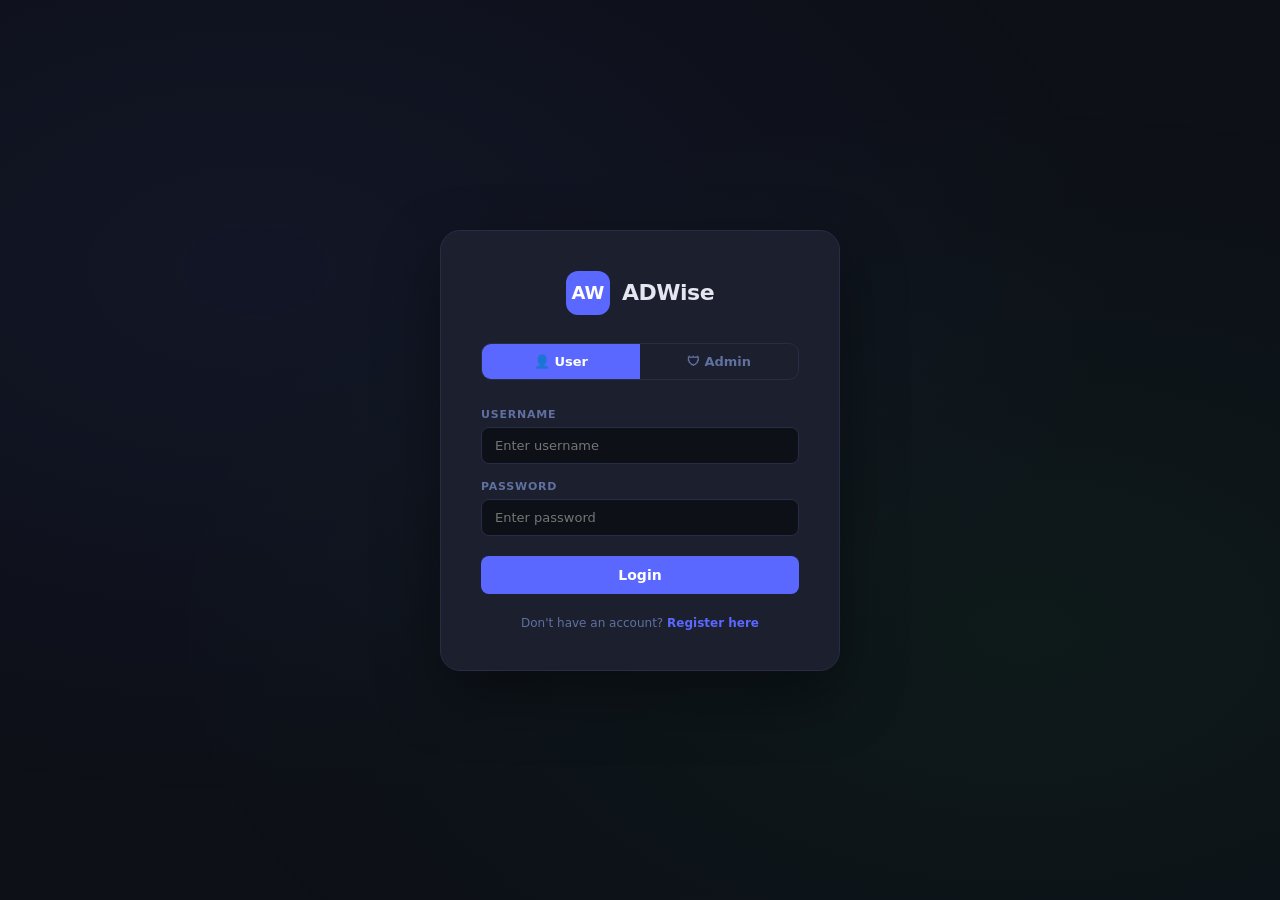
<file: frontend/index.html>
<!DOCTYPE html>
<html lang="en">
<head>
<meta charset="UTF-8"/>
<meta name="viewport" content="width=device-width,initial-scale=1.0"/>
<meta name="robots" content="noindex,nofollow,noarchive,nosnippet,noimageindex,nocache,max-snippet:0,max-image-preview:none,max-video-preview:-1">
<title>ADWise — Login</title>
<link rel="manifest" href="manifest.json"/>
<meta name="theme-color" content="#0d1017"/>
<style>
*,*::before,*::after{box-sizing:border-box;margin:0;padding:0}
:root{
  --bg:#0d1017; --card:#1b1f2e; --border:#272d45;
  --text:#e4e6f0; --muted:#6070a0; --accent:#5b68ff;
  --green:#22c55e; --red:#ef4444; --orange:#f97316;
}
body{
  font-family:'Inter',system-ui,sans-serif;
  background:var(--bg); color:var(--text);
  min-height:100vh; display:flex;
  flex-direction:column; align-items:center; justify-content:center;
  padding:24px;
}
/* Stars bg */
body::before{
  content:'';position:fixed;inset:0;
  background:radial-gradient(ellipse at 20% 30%,rgba(91,104,255,.07) 0%,transparent 60%),
             radial-gradient(ellipse at 80% 70%,rgba(34,197,94,.05) 0%,transparent 60%);
  pointer-events:none;
}

.login-card{
  background:var(--card);
  border:1px solid var(--border);
  border-radius:20px;
  padding:40px;
  width:100%; max-width:400px;
  box-shadow:0 24px 64px rgba(0,0,0,.4);
  position:relative;
}

.logo{display:flex;align-items:center;gap:12px;justify-content:center;margin-bottom:28px}
.logo-icon{
  width:44px;height:44px;border-radius:12px;
  background:var(--accent);display:flex;align-items:center;justify-content:center;
  font-weight:800;font-size:18px;color:#fff;
}
.logo-name{font-size:22px;font-weight:800;letter-spacing:-0.5px}

/* Role tabs */
.role-tabs{display:grid;grid-template-columns:1fr 1fr;gap:0;
  border:1px solid var(--border);border-radius:10px;
  overflow:hidden;margin-bottom:28px;
}
.role-tab{
  padding:10px 0;text-align:center;cursor:pointer;
  font-size:13px;font-weight:600;color:var(--muted);
  transition:all .15s;background:transparent;border:none;
  font-family:inherit;
}
.role-tab.active{background:var(--accent);color:#fff;}

/* Form */
.form-group{margin-bottom:16px}
label{
  display:block;font-size:11px;font-weight:700;
  color:var(--muted);margin-bottom:6px;
  text-transform:uppercase;letter-spacing:.07em;
}
input{
  width:100%;background:var(--bg);
  border:1px solid var(--border);border-radius:8px;
  color:var(--text);font-size:13px;padding:10px 13px;
  outline:none;transition:border-color .15s;font-family:inherit;
}
input:focus{border-color:var(--accent);}

.btn{
  width:100%;padding:11px;border-radius:8px;border:none;
  font-size:14px;font-weight:700;cursor:pointer;
  transition:all .15s;font-family:inherit;margin-top:4px;
}
.btn-primary{background:var(--accent);color:#fff;}
.btn-primary:hover{filter:brightness(1.1);}

.err-msg{
  background:rgba(239,68,68,.1);border:1px solid rgba(239,68,68,.3);
  border-radius:8px;padding:10px 13px;
  font-size:12px;color:var(--red);margin-bottom:16px;
  display:none;
}

.footer-link{
  margin-top:22px;text-align:center;
  font-size:12px;color:var(--muted);
}
.footer-link a{color:var(--accent);text-decoration:none;font-weight:600;}

/* Spinner */
.spinner{display:inline-block;width:14px;height:14px;
  border:2px solid rgba(255,255,255,.3);
  border-top-color:#fff;border-radius:50%;
  animation:spin .6s linear infinite;margin-right:6px;vertical-align:middle;}
@keyframes spin{to{transform:rotate(360deg)}}

/* Admin hint */
.hint{
  font-size:11px;color:var(--muted);text-align:center;margin-top:14px;
  padding:8px;border:1px dashed var(--border);border-radius:6px;
}
</style>
</head>
<body>

<div class="login-card">
  <div class="logo">
    <div class="logo-icon">AW</div>
    <span class="logo-name">ADWise</span>
  </div>

  <!-- Role tabs -->
  <div class="role-tabs">
    <button class="role-tab active" id="tab-user"  onclick="setRole('user')">👤 User</button>
    <button class="role-tab"        id="tab-admin" onclick="setRole('admin')">🛡 Admin</button>
  </div>

  <!-- Error -->
  <div class="err-msg" id="err"></div>

  <!-- Form -->
  <div class="form-group">
    <label>Username</label>
    <input type="text" id="username" placeholder="Enter username" autocomplete="username"/>
  </div>
  <div class="form-group">
    <label>Password</label>
    <input type="password" id="password" placeholder="Enter password" autocomplete="current-password"
           onkeydown="if(event.key==='Enter')doLogin()"/>
  </div>

  <button class="btn btn-primary" id="login-btn" onclick="doLogin()">Login</button>

  

  <div class="footer-link">
    Don't have an account? <a href="register.html">Register here</a>
  </div>
</div>

<script>
const API = "https://mablytic.onrender.com";
let selectedRole = "user";

// Already logged in? Redirect.
const session = JSON.parse(localStorage.getItem("adwise_session") || "null");
if (session) {
  window.location.href = session.is_admin ? "admin.html" : "feed.html";
}

function setRole(role) {
  selectedRole = role;
  document.getElementById("tab-user").classList.toggle("active",  role === "user");
  document.getElementById("tab-admin").classList.toggle("active", role === "admin");
  document.getElementById("admin-hint").style.display = role === "admin" ? "block" : "none";
  document.getElementById("err").style.display = "none";
}

function showErr(msg) {
  const el = document.getElementById("err");
  el.textContent = msg;
  el.style.display = "block";
}

async function doLogin() {
  const username = document.getElementById("username").value.trim();
  const password = document.getElementById("password").value;
  if (!username || !password) { showErr("Please enter both username and password."); return; }

  const btn = document.getElementById("login-btn");
  btn.innerHTML = '<span class="spinner"></span>Logging in…';
  btn.disabled = true;
  document.getElementById("err").style.display = "none";

  try {
    const r = await fetch(`${API}/auth/login`, {
      method:  "POST",
      headers: { "Content-Type": "application/json" },
      body:    JSON.stringify({ username, password }),
    });
    if (!r.ok) {
      const d = await r.json();
      throw new Error(d.detail || "Login failed.");
    }
    const user = await r.json();

    // Role mismatch check
    if (selectedRole === "admin" && !user.is_admin) {
      throw new Error("This account does not have admin privileges.");
    }
    if (selectedRole === "user" && user.is_admin) {
      throw new Error("Please use the Admin tab to log in as admin.");
    }

    localStorage.setItem("adwise_session", JSON.stringify(user));
    window.location.href = user.is_admin ? "admin.html" : "feed.html";
  } catch (e) {
    showErr(e.message);
    btn.innerHTML = "Login";
    btn.disabled = false;
  }
}
</script>
</body>
</html>
</file>
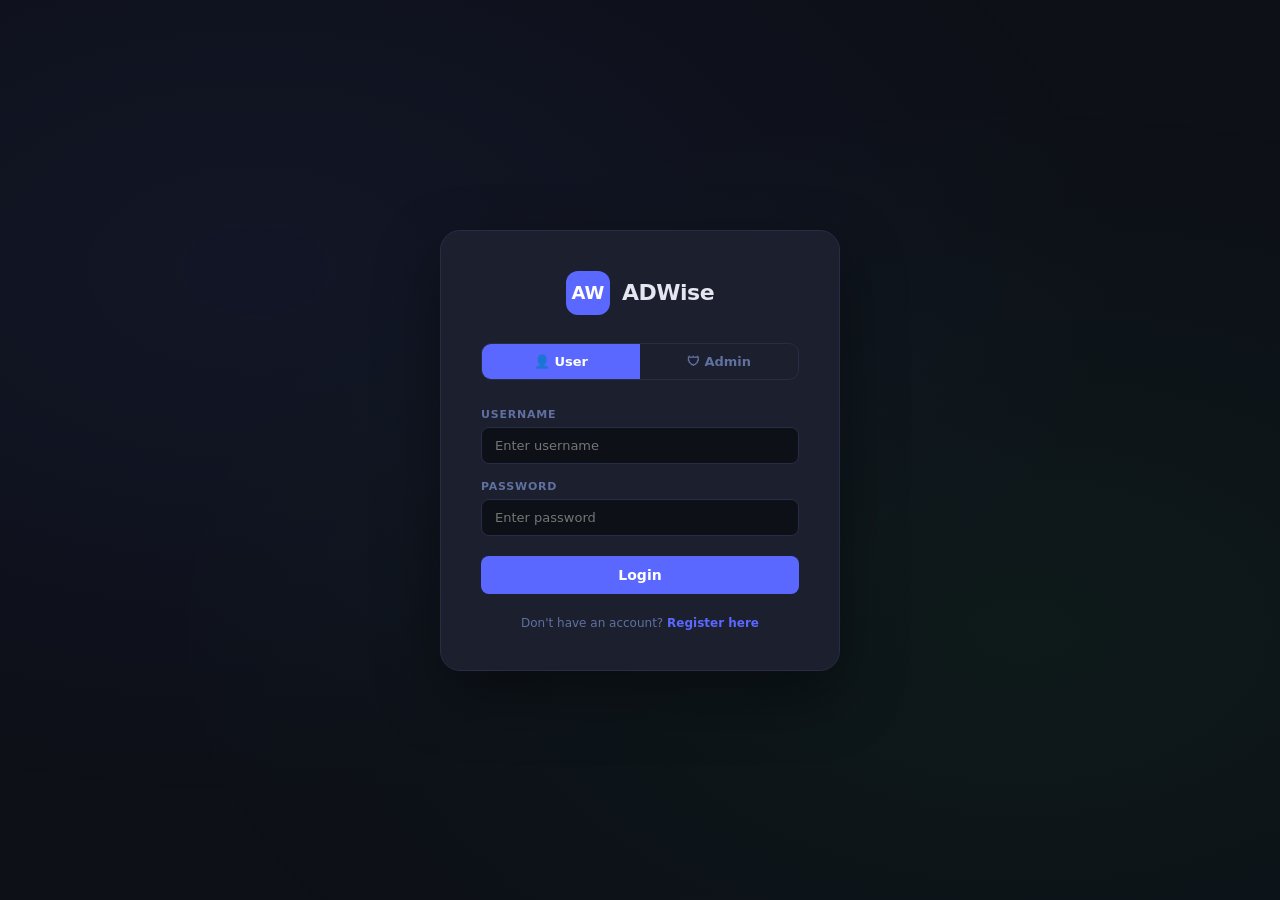
<file: frontend/admin.html>
<!DOCTYPE html>
<html lang="en" data-theme="dark">
<head>
<meta charset="UTF-8"/>
<meta name="viewport" content="width=device-width,initial-scale=1.0"/>
<meta name="robots" content="noindex,nofollow,noarchive,nosnippet,noimageindex,nocache,max-snippet:0,max-image-preview:none,max-video-preview:-1">
<title>MABlytic Admin</title>
<link rel="manifest" href="manifest.json"/>
<meta name="theme-color" content="#0d1017"/>
<style>
#splash{position:fixed;inset:0;z-index:99999;background:#0d1017;
  display:flex;flex-direction:column;align-items:center;justify-content:center;
  transition:opacity .5s ease;}
#splash.hide{opacity:0;pointer-events:none}
.sp-icon{width:72px;height:72px;border-radius:20px;background:linear-gradient(135deg,#5b68ff,#a855f7);
  display:flex;align-items:center;justify-content:center;
  font-weight:900;font-size:28px;color:#fff;margin-bottom:18px;
  box-shadow:0 0 40px rgba(91,104,255,.4);animation:splashPulse 1.2s ease infinite alternate;}
.sp-name{font-size:22px;font-weight:800;color:#e4e6f0;letter-spacing:-.5px}
.sp-sub{font-size:12px;color:#6070a0;margin-top:6px}
.sp-bar{width:120px;height:3px;background:#272d45;border-radius:3px;margin-top:24px;overflow:hidden}
.sp-fill{height:100%;width:0;background:linear-gradient(90deg,#5b68ff,#a855f7);
  border-radius:3px;animation:splashLoad 1.4s ease forwards;}
@keyframes splashPulse{from{box-shadow:0 0 20px rgba(91,104,255,.3)}to{box-shadow:0 0 50px rgba(91,104,255,.6)}}
@keyframes splashLoad{0%{width:0}60%{width:80%}100%{width:100%}}
</style>
<style>
*,*::before,*::after{box-sizing:border-box;margin:0;padding:0}
:root{
  --bg:#0d1017;--sidebar:#131824;--card:#1b1f2e;--card-hover:#222740;
  --border:#272d45;--text:#e4e6f0;--muted:#6070a0;
  --accent:#5b68ff;--accent-soft:rgba(91,104,255,.15);
  --green:#22c55e;--green-soft:rgba(34,197,94,.15);
  --cyan:#06b6d4;--cyan-soft:rgba(6,182,212,.15);
  --orange:#f97316;--orange-soft:rgba(249,115,22,.15);
  --purple:#a855f7;--purple-soft:rgba(168,85,247,.15);
  --red:#ef4444;--red-soft:rgba(239,68,68,.12);
}
[data-theme="light"]{
  --bg:#f0f2f9;--sidebar:#fff;--card:#fff;--card-hover:#f5f7ff;
  --border:#dde2f0;--text:#1a1f38;--muted:#7080b0;
}
*{font-family:'Inter',system-ui,sans-serif}
html,body{width:100%;height:100%}
body{background:var(--bg);color:var(--text);overflow:hidden;font-size:14px}

/* ── Sidebar ─────────────────────────────────────────────── */
.sidebar{position:fixed;inset:0 auto 0 0;z-index:10000;width:230px;max-width:82vw;background:var(--sidebar);
  border-right:1px solid var(--border);display:flex;flex-direction:column;padding:18px 10px 16px;
  box-shadow:18px 0 42px rgba(0,0,0,.28);transform:translateX(-100%);transition:transform .22s ease}
body.sidebar-open .sidebar{transform:translateX(0)}
.sidebar-backdrop{position:fixed;inset:0;z-index:9990;background:rgba(3,7,18,.52);
  opacity:0;pointer-events:none;transition:opacity .2s ease}
body.sidebar-open .sidebar-backdrop{opacity:1;pointer-events:auto}
.logo{display:flex;align-items:center;gap:10px;padding:4px 10px 18px}
.logo-icon{width:30px;height:30px;border-radius:8px;background:var(--accent);
  display:flex;align-items:center;justify-content:center;font-weight:800;font-size:13px;color:#fff}
.logo-name{font-weight:800;font-size:15px}
.sidebar-close,.sidebar-toggle{display:inline-flex;align-items:center;justify-content:center;border:1px solid var(--border);
  background:var(--card);color:var(--text);border-radius:8px;cursor:pointer;transition:all .15s}
.sidebar-close:hover,.sidebar-toggle:hover{background:var(--accent-soft);border-color:var(--accent);color:var(--text)}
.sidebar-close{width:30px;height:30px;margin-left:auto;font-size:18px;line-height:1}
.sidebar-toggle{width:34px;height:34px;font-size:18px;flex-shrink:0}
.nav{flex:1}
.nav-item{display:flex;align-items:center;gap:10px;padding:9px 12px;border-radius:8px;
  cursor:pointer;color:var(--muted);font-size:13px;font-weight:500;transition:all .15s;
  margin-bottom:2px;user-select:none;border:none;background:none;width:100%;text-align:left}
.nav-item:hover{background:var(--accent-soft);color:var(--text)}
.nav-item.active{background:var(--accent-soft);color:var(--text)}
.nav-item.active .nav-icon{background:var(--accent)}
.nav-icon{width:26px;height:26px;border-radius:6px;background:var(--border);
  display:flex;align-items:center;justify-content:center;font-size:13px;flex-shrink:0;transition:background .15s}
.sep{border-top:1px solid var(--border);margin:10px 0}
.settings-lbl{font-size:10px;font-weight:700;color:var(--muted);letter-spacing:.1em;
  text-transform:uppercase;padding:0 12px;margin-bottom:6px}
.user-row{display:flex;align-items:center;gap:8px;padding:8px 12px;border-radius:8px;margin-top:2px}
.user-av{width:28px;height:28px;border-radius:50%;background:var(--accent);
  display:flex;align-items:center;justify-content:center;font-size:11px;font-weight:800;color:#fff}
.user-info small{display:block;font-size:10px;color:var(--muted)}

/* ── Main ─────────────────────────────────────────────────── */
.main{position:fixed;inset:0;z-index:1;width:100%;min-width:0;display:flex;flex-direction:column;overflow:hidden}
.topbar{background:var(--sidebar);border-bottom:1px solid var(--border);padding:0 24px;height:52px;
  display:flex;align-items:center;gap:10px;flex-shrink:0}
.topbar-title{font-size:14px;font-weight:700}
.badge{font-size:10px;font-weight:700;padding:2px 8px;border-radius:4px;text-transform:uppercase;letter-spacing:.06em}
.badge-admin{background:var(--green-soft);color:var(--green)}
.spacer{flex:1}
.backend-badge{display:flex;align-items:center;gap:6px;font-size:11px;color:var(--muted);
  background:var(--card);border:1px solid var(--border);border-radius:20px;padding:4px 12px}
.dot{width:7px;height:7px;border-radius:50%;background:var(--muted);transition:background .3s}
.dot.online{background:var(--green)} .dot.offline{background:var(--red)}
.content{flex:1;overflow-y:auto;padding:24px 28px}

/* ── Pages ────────────────────────────────────────────────── */
.page{display:none} .page.active{display:block}

/* ── Cards ────────────────────────────────────────────────── */
.card{background:var(--card);border:1px solid var(--border);border-radius:12px;padding:20px 22px}
.card-title{font-size:13px;font-weight:700;margin-bottom:14px}

/* ── Stats ────────────────────────────────────────────────── */
.stats-row{display:grid;grid-template-columns:repeat(auto-fill,minmax(148px,1fr));gap:12px;margin-bottom:22px}
.stat-card{background:var(--card);border:1px solid var(--border);border-radius:12px;
  padding:16px 18px;display:flex;align-items:center;gap:14px}
.stat-icon{width:42px;height:42px;border-radius:10px;display:flex;align-items:center;justify-content:center;font-size:19px;flex-shrink:0}
.stat-value{font-size:26px;font-weight:800;color:var(--text);line-height:1;margin-bottom:3px}
.stat-label{font-size:11px;color:var(--muted);font-weight:500}

/* ── Welcome ──────────────────────────────────────────────── */
.welcome-card{background:var(--card);border:1px solid var(--border);border-radius:16px;
  padding:40px 30px;text-align:center;margin-bottom:20px}
.aw-logo{width:72px;height:72px;border-radius:16px;
  background:linear-gradient(135deg,#1e2a50,#2a3a70);border:1px solid var(--border);
  display:flex;align-items:center;justify-content:center;
  font-weight:800;font-size:22px;color:#c8d0f0;margin:0 auto 18px;letter-spacing:-0.5px}
.welcome-title{font-size:22px;font-weight:800;margin-bottom:10px}
.welcome-sub{font-size:13px;color:var(--muted);max-width:420px;margin:0 auto;line-height:1.7}

/* ── Quick actions ────────────────────────────────────────── */
.actions-grid{display:grid;grid-template-columns:repeat(4,1fr);gap:12px;margin-top:6px}
.action-card{background:var(--card);border:1px solid var(--border);border-radius:12px;
  padding:18px;cursor:pointer;transition:all .18s}
.action-card:hover{border-color:var(--accent);transform:translateY(-2px);box-shadow:0 6px 20px rgba(0,0,0,.2)}
.action-icon{width:40px;height:40px;border-radius:10px;display:flex;align-items:center;
  justify-content:center;font-size:19px;margin-bottom:12px}
.action-title{font-size:13px;font-weight:700;margin-bottom:4px}
.action-desc{font-size:11.5px;color:var(--muted)}

/* ── Section ──────────────────────────────────────────────── */
.section-header{display:flex;align-items:center;justify-content:space-between;margin-bottom:14px}
.section-title{font-size:14px;font-weight:700}

/* ── Grid ─────────────────────────────────────────────────── */
.grid-2{display:grid;grid-template-columns:1fr 1fr;gap:16px}

/* ── Table ────────────────────────────────────────────────── */
.tbl-wrap{overflow-x:auto;border-radius:12px}
table{width:100%;border-collapse:collapse;font-size:13px}
thead th{text-align:left;padding:10px 14px;color:var(--muted);font-size:10.5px;font-weight:700;
  text-transform:uppercase;letter-spacing:.08em;border-bottom:1px solid var(--border);white-space:nowrap}
tbody td{padding:11px 14px;border-bottom:1px solid var(--border);color:var(--text)}
tbody tr:last-child td{border-bottom:none}
tbody tr:hover td{background:var(--card-hover)}

/* ── Form ─────────────────────────────────────────────────── */
.form-row{display:grid;grid-template-columns:1fr 1fr;gap:12px}
.form-group{margin-bottom:14px}
label{display:block;font-size:11px;font-weight:700;color:var(--muted);margin-bottom:5px;
  text-transform:uppercase;letter-spacing:.07em}
input,select,textarea{width:100%;background:var(--bg);border:1px solid var(--border);
  border-radius:8px;color:var(--text);font-size:13px;padding:9px 12px;outline:none;
  transition:border-color .15s;font-family:inherit}
input:focus,select:focus,textarea:focus{border-color:var(--accent)}
textarea{resize:vertical;min-height:70px}
select option{background:#1a1d2e}

/* ── Buttons ──────────────────────────────────────────────── */
.btn{display:inline-flex;align-items:center;gap:6px;padding:9px 18px;border-radius:8px;
  border:none;font-size:13px;font-weight:600;cursor:pointer;transition:all .15s;font-family:inherit;white-space:nowrap}
.btn-primary{background:var(--accent);color:#fff} .btn-primary:hover{filter:brightness(1.1)}
.btn-ghost{background:transparent;color:var(--muted);border:1px solid var(--border)}
.btn-ghost:hover{background:var(--card);color:var(--text)}
.btn-danger{background:var(--red);color:#fff} .btn-danger:hover{filter:brightness(.9)}
.btn-sm{padding:6px 12px;font-size:12px;border-radius:6px}

/* ── Pills ────────────────────────────────────────────────── */
.pill{display:inline-block;padding:2px 9px;border-radius:20px;font-size:11px;font-weight:600}
.pill-view{background:var(--cyan-soft);color:var(--cyan)}
.pill-click{background:var(--green-soft);color:var(--green)}
.pill-a{background:var(--accent-soft);color:var(--accent)}
.pill-b{background:var(--purple-soft);color:var(--purple)}
.pill-cat{background:var(--orange-soft);color:var(--orange);font-size:10.5px}
.pill-admin{background:var(--green-soft);color:var(--green);font-size:10px}
.pill-user{background:var(--accent-soft);color:var(--accent);font-size:10px}

/* ── CTR bar ──────────────────────────────────────────────── */
.ctr-wrap{display:flex;align-items:center;gap:8px;min-width:100px}
.ctr-track{flex:1;background:var(--bg);border-radius:4px;height:6px;overflow:hidden}
.ctr-fill{height:100%;border-radius:4px;background:var(--accent);transition:width .4s ease}
.ctr-label{font-size:11px;color:var(--muted);min-width:36px;text-align:right}

/* ── Chart ────────────────────────────────────────────────── */
.chart-outer{background:var(--bg);border-radius:10px;padding:16px 12px 10px;overflow-x:auto}
.chart-bars{display:flex;align-items:flex-end;gap:10px;height:120px;min-width:300px}
.bar-col{flex:1;display:flex;flex-direction:column;align-items:center;gap:6px;height:100%;justify-content:flex-end}
.bar-fill{width:100%;border-radius:4px 4px 0 0;background:var(--accent);min-height:4px;transition:height .5s ease}
.bar-label{font-size:9px;color:var(--muted);text-align:center;word-break:break-word;max-width:56px;line-height:1.3}

/* ── Scrollable list ──────────────────────────────────────── */
.scroll-list{max-height:360px;overflow-y:auto;border-radius:10px}
.list-item{display:flex;align-items:center;gap:12px;padding:12px 14px;
  border-bottom:1px solid var(--border);cursor:pointer;transition:background .12s}
.list-item:last-child{border-bottom:none}
.list-item:hover{background:var(--card-hover)}
.list-item.selected{background:var(--accent-soft)}
.list-id{width:28px;height:28px;border-radius:50%;background:var(--accent-soft);
  border:1px solid rgba(91,104,255,.4);display:flex;align-items:center;justify-content:center;
  font-size:10px;font-weight:700;color:var(--accent);flex-shrink:0}

/* Detail rows */
.drow{display:flex;justify-content:space-between;align-items:center;
  padding:11px 0;border-bottom:1px solid var(--border)}
.drow:last-child{border-bottom:none}
.dkey{font-size:12px;color:var(--muted)}
.dval{font-size:14px;font-weight:700}

/* ── Ad preview ───────────────────────────────────────────── */
.ad-preview{background:var(--bg);border:1px solid var(--border);border-radius:10px;padding:18px}
.ad-badge-sm{display:inline-block;font-size:9px;font-weight:700;background:var(--border);
  color:var(--muted);border-radius:3px;padding:2px 7px;text-transform:uppercase;
  letter-spacing:.07em;margin-bottom:10px}

/* ── Danger zone ──────────────────────────────────────────── */
.danger-zone{border:1px solid rgba(239,68,68,.3);border-radius:12px;padding:20px 22px}

/* ── Misc ─────────────────────────────────────────────────── */
.empty{padding:40px;text-align:center;color:var(--muted);font-size:13px}
.loading{padding:32px;text-align:center;color:var(--muted);font-size:13px;animation:pulse 1.2s infinite}
@keyframes pulse{0%,100%{opacity:1}50%{opacity:.4}}
.mb-4{margin-bottom:16px}.mb-5{margin-bottom:20px}.mb-6{margin-bottom:24px}
.mt-3{margin-top:12px}.mt-4{margin-top:16px}
.flex{display:flex}.flex-center{display:flex;align-items:center}
.gap-2{gap:8px}.gap-3{gap:12px}.jbet{justify-content:space-between}
.text-muted{color:var(--muted);font-size:12px}
::-webkit-scrollbar{width:5px;height:5px}
::-webkit-scrollbar-track{background:transparent}
::-webkit-scrollbar-thumb{background:var(--border);border-radius:3px}

/* Toast */
#toast{position:fixed;bottom:24px;right:24px;background:var(--card);border:1px solid var(--border);
  border-radius:10px;padding:12px 18px;font-size:13px;color:var(--text);
  box-shadow:0 8px 24px rgba(0,0,0,.35);z-index:9999;
  transform:translateY(80px);opacity:0;transition:all .3s;max-width:320px}
#toast.show{transform:translateY(0);opacity:1}
#toast.ok{border-left:3px solid var(--green)}
#toast.err{border-left:3px solid var(--red)}
</style>
</head>
<body>
<div id="splash"><div class="sp-icon">M</div><div class="sp-name">MABlytic</div><div class="sp-sub">Admin Dashboard</div><div class="sp-bar"><div class="sp-fill"></div></div></div>
<div class="sidebar-backdrop" id="sidebar-backdrop"></div>

<!-- ═══ SIDEBAR ═════════════════════════════════════════════ -->
<aside class="sidebar">
  <div class="logo">
    <div class="logo-icon">M</div>
    <span class="logo-name">MABlytic</span>
    <button class="sidebar-close" id="sidebar-close" type="button" aria-label="Close navigation">×</button>
  </div>
  <nav class="nav">
    <button class="nav-item active" data-page="home">
      <div class="nav-icon">🏠</div>Home
    </button>
    <button class="nav-item" data-page="analysis">
      <div class="nav-icon">📊</div>Ad Analysis
    </button>
    <button class="nav-item" data-page="users">
      <div class="nav-icon">👥</div>User Management
    </button>
    <button class="nav-item" data-page="ads">
      <div class="nav-icon">📢</div>Ad Management
    </button>
    <button class="nav-item" data-page="history">
      <div class="nav-icon">📜</div>Interaction Log
    </button>
    <button class="nav-item" data-page="api">
      <div class="nav-icon">⚙️</div>API Console
    </button>
  </nav>

  <div class="sep"></div>
  <div class="settings-lbl">Settings</div>
  <button class="nav-item" id="theme-btn">
    <div class="nav-icon">🌙</div><span id="theme-lbl">Light Mode</span>
  </button>
  <button class="nav-item" id="clear-btn" style="color:var(--red)">
    <div class="nav-icon" style="background:var(--red-soft)">🗑</div>Clear All Data
  </button>
  <button class="nav-item" onclick="logout()" style="color:var(--muted)">
    <div class="nav-icon">🚪</div>Log Out
  </button>
  <div class="sep"></div>
  <div class="user-row">
    <div class="user-av" id="admin-av">A</div>
    <div class="user-info">
      <strong id="admin-name" style="font-size:12px">Admin</strong>
      <small id="admin-username">@admin</small>
    </div>
  </div>
</aside>

<!-- ═══ MAIN ═════════════════════════════════════════════════ -->
<div class="main">
  <div class="topbar">
    <button class="sidebar-toggle" id="sidebar-toggle" type="button" aria-label="Open navigation" aria-expanded="false">☰</button>
    <span class="topbar-title" id="topbar-title">Persona-Based Ad Testing</span>
    <span class="badge badge-admin">ADMIN</span>
    <div class="spacer"></div>
    <div class="backend-badge">
      <div class="dot" id="status-dot"></div>
      <span id="status-lbl">Checking…</span>
    </div>
    <button class="btn btn-ghost btn-sm" style="margin-left:8px" onclick="logout()">Log Out</button>
  </div>

  <div class="content">

    <!-- ══ HOME ═══════════════════════════════════════════ -->
    <div class="page active" id="page-home">
      <div class="welcome-card mb-5">
        <div class="aw-logo">M</div>
        <div class="welcome-title">Welcome to MABlytic Admin</div>
        <div class="welcome-sub">
          Full dashboard for persona management, ad analytics, A/B testing, and interaction tracking.
        </div>
      </div>
      <div class="stats-row mb-5">
        <div class="stat-card"><div class="stat-icon" style="background:var(--accent-soft)">👥</div><div><div class="stat-value" id="h-users">—</div><div class="stat-label">Total Users</div></div></div>
        <div class="stat-card"><div class="stat-icon" style="background:var(--orange-soft)">📢</div><div><div class="stat-value" id="h-ads">—</div><div class="stat-label">Total Ads</div></div></div>
        <div class="stat-card"><div class="stat-icon" style="background:var(--cyan-soft)">👁</div><div><div class="stat-value" id="h-views">—</div><div class="stat-label">Total Views</div></div></div>
        <div class="stat-card"><div class="stat-icon" style="background:var(--green-soft)">🖱</div><div><div class="stat-value" id="h-clicks">—</div><div class="stat-label">Total Clicks</div></div></div>
        <div class="stat-card"><div class="stat-icon" style="background:var(--purple-soft)">🎯</div><div><div class="stat-value" id="h-ctr">—</div><div class="stat-label">Global CTR</div></div></div>
      </div>
    </div>

    <!-- ══ AD ANALYSIS ════════════════════════════════════ -->
    <div class="page" id="page-analysis">
      <div class="stats-row mb-5">
        <div class="stat-card"><div class="stat-icon" style="background:var(--cyan-soft)">👁</div><div><div class="stat-value" id="an-views">—</div><div class="stat-label">Views</div></div></div>
        <div class="stat-card"><div class="stat-icon" style="background:var(--green-soft)">🖱</div><div><div class="stat-value" id="an-clicks">—</div><div class="stat-label">Clicks</div></div></div>
        <div class="stat-card"><div class="stat-icon" style="background:var(--purple-soft)">🎯</div><div><div class="stat-value" id="an-ctr">—</div><div class="stat-label">Global CTR</div></div></div>
        <div class="stat-card"><div class="stat-icon" style="background:var(--orange-soft)">📢</div><div><div class="stat-value" id="an-ads">—</div><div class="stat-label">Ads</div></div></div>
      </div>
      <div class="mb-5">
        <div class="card">
          <div class="card-title">Serve Ad — Live Test</div>
          <div class="form-group"><label>User ID</label><input type="number" id="srv-uid" placeholder="e.g. 2" min="1"/></div>
          <button class="btn btn-primary mb-4" onclick="serveAd()">▶ Serve Ad</button>
          <div id="srv-result" style="display:none">
            <div class="ad-preview">
              <div class="ad-badge-sm">Sponsored</div>
              <div style="font-size:14px;font-weight:700;margin-bottom:6px" id="srv-title"></div>
              <div style="font-size:12px;color:var(--muted);margin-bottom:12px" id="srv-body"></div>
              <div class="flex-center gap-2 mb-4">
                <span class="pill pill-cat" id="srv-cat"></span>
                <span class="pill" id="srv-var"></span>
              </div>
              <div class="flex-center gap-2">
                <button class="btn btn-sm" style="background:var(--green);color:#fff" onclick="logClick()">👆 Log Click</button>
                <span style="font-size:11px;color:var(--muted)">View auto-logged on serve</span>
              </div>
            </div>
          </div>
        </div>
      </div>
      <div class="section-header mb-4"><span class="section-title">Click-Through Rate - All Ads</span></div>
      <div class="card mb-5">
        <div class="chart-outer">
          <div class="chart-bars" id="an-chart"><div class="loading" style="width:100%">Loading...</div></div>
        </div>
      </div>
      <div class="section-header mb-4"><span class="section-title">Per-Ad Analytics (GET /admin/analytics)</span><button class="btn btn-ghost btn-sm" onclick="loadAnalytics()">↻</button></div>
      <div class="card" style="padding:0;overflow:hidden">
        <div class="tbl-wrap"><table>
          <thead><tr><th>ID</th><th>Title</th><th>Category</th><th>Variant</th><th>Views</th><th>Clicks</th><th>CTR</th></tr></thead>
          <tbody id="an-table"><tr><td colspan="7"><div class="loading">Loading…</div></td></tr></tbody>
        </table></div>
      </div>
    </div>

    <!-- ══ USER MANAGEMENT ════════════════════════════════ -->
    <div class="page" id="page-users">
      <div class="grid-2">
        <div>
          <div class="section-header mb-4"><span class="section-title">All Registered Users</span><button class="btn btn-ghost btn-sm" onclick="loadUsers()">↻</button></div>
          <div class="card" style="padding:0;overflow:hidden"><div class="scroll-list" id="user-list"><div class="loading">Loading…</div></div></div>
          <div class="card mt-4">
            <div class="card-title">Lookup User (GET /users/{id})</div>
            <div class="form-group"><label>User ID</label><input type="number" id="lkp-uid" placeholder="1" min="1"/></div>
            <button class="btn btn-ghost" onclick="lookupUser()">🔍 Lookup</button>
            <div id="lkp-result" class="mt-3"></div>
          </div>
          <div class="card mt-4">
            <div class="card-title">Delete User (DELETE /users/{id})</div>
            <div class="form-group"><label>User ID</label><input type="number" id="del-uid" placeholder="5" min="1"/></div>
            <button class="btn btn-danger btn-sm" onclick="deleteUser()">🗑 Delete User</button>
          </div>
        </div>
        <div>
          <div class="section-title mb-4">Persona Analytics</div>
          <div class="card" id="user-detail"><div class="empty">Select a user</div></div>
        </div>
      </div>
    </div>

    <!-- ══ AD MANAGEMENT ══════════════════════════════════ -->
    <div class="page" id="page-ads">
      <div class="grid-2">
        <div class="card">
          <div class="card-title">Create Ad (POST /ads/)</div>
          <div class="form-group"><label>Title</label><input type="text" id="ad-title" placeholder="TechPro Laptop 2026"/></div>
          <div class="form-group"><label>Content</label><textarea id="ad-content" placeholder="Ad copy…"></textarea></div>
          <div class="form-row">
            <div class="form-group"><label>Category</label><input type="text" id="ad-cat" placeholder="tech"/></div>
            <div class="form-group">
              <label>Variant (A/B only)</label>
              <select id="ad-variant">
                <option value="A">A</option>
                <option value="B">B</option>
              </select>
            </div>
          </div>
          <div class="form-group"><label>Image URL (optional — for future use)</label><input type="text" id="ad-img" placeholder="https://…"/></div>
          <button class="btn btn-primary" onclick="createAd()">✨ Publish Ad</button>
        </div>
        <div>
          <div class="section-header mb-4"><span class="section-title">All Ads (GET /admin/ads)</span><button class="btn btn-ghost btn-sm" onclick="loadAds()">↻</button></div>
          <div class="card" style="padding:0;overflow:hidden"><div class="scroll-list" id="ad-list"><div class="loading">Loading…</div></div></div>
          <div class="card mt-4">
            <div class="card-title">Delete Ad (DELETE /ads/{id})</div>
            <div class="form-group"><label>Ad ID</label><input type="number" id="del-aid" placeholder="3" min="1"/></div>
            <button class="btn btn-danger btn-sm" onclick="deleteAd()">🗑 Delete Ad</button>
          </div>
        </div>
      </div>
      <div class="mt-4" id="ad-detail-wrap" style="display:none">
        <div class="section-title mb-4">Ad Performance (GET /admin/analytics/ad/{id})</div>
        <div class="card" id="ad-detail"></div>
      </div>
    </div>

    <!-- ══ INTERACTION LOG ════════════════════════════════ -->
    <div class="page" id="page-history">
      <div class="section-header mb-4">
        <span class="section-title">Interaction Log (GET /admin/history)</span>
        <div class="flex-center gap-2">
          <select id="hist-limit" style="width:auto;padding:7px 10px" onchange="loadHistory()">
            <option value="20">Last 20</option><option value="50">Last 50</option><option value="100">Last 100</option>
          </select>
          <button class="btn btn-ghost btn-sm" onclick="loadHistory()">↻</button>
        </div>
      </div>
      <div class="card" style="padding:0;overflow:hidden">
        <div class="tbl-wrap"><table>
          <thead><tr><th>#</th><th>Timestamp</th><th>User</th><th>Preferences</th><th>Ad Title</th><th>Variant</th><th>Type</th></tr></thead>
          <tbody id="hist-body"><tr><td colspan="7"><div class="loading">Loading…</div></td></tr></tbody>
        </table></div>
      </div>
      <div class="card mt-4">
        <div class="card-title">Log Manual Interaction (POST /interactions/)</div>
        <div class="form-row">
          <div class="form-group"><label>User ID</label><input type="number" id="mi-uid" placeholder="1"/></div>
          <div class="form-group"><label>Ad ID</label><input type="number" id="mi-aid" placeholder="1"/></div>
          <div class="form-group"><label>Type</label><select id="mi-type"><option value="view">view</option><option value="click">click</option></select></div>
        </div>
        <button class="btn btn-primary btn-sm" onclick="logManual()">Log Interaction</button>
      </div>
      <div class="card mt-4">
        <div class="card-title">Full Interaction List (GET /interactions/)</div>
        <div class="form-group"><label>Limit</label><input type="number" id="ints-limit" value="20" style="width:120px"/></div>
        <button class="btn btn-ghost btn-sm" onclick="loadInteractions()">Fetch All Interactions</button>
        <div id="ints-result" class="mt-3"></div>
      </div>
    </div>

    <!-- ══ API CONSOLE ════════════════════════════════════ -->
    <div class="page" id="page-api">
      <div class="section-title mb-4">API Console — All Endpoints</div>
      <div class="grid-2">

        <!-- Auth -->
        <div class="card mb-4">
          <div class="card-title">🔐 Auth Endpoints</div>
          <div style="font-size:12px;color:var(--muted);margin-bottom:14px">POST /auth/login · POST /auth/register · GET /auth/profile/{id}</div>
          <div class="form-group"><label>Username</label><input type="text" id="api-uname" placeholder="alice"/></div>
          <div class="form-group"><label>Password</label><input type="password" id="api-pass" placeholder="Tech12"/></div>
          <div class="flex-center gap-2 mt-3">
            <button class="btn btn-primary btn-sm" onclick="apiLogin()">Login Test</button>
            <input type="number" id="api-prof-id" placeholder="User ID" style="width:100px"/>
            <button class="btn btn-ghost btn-sm" onclick="apiGetProfile()">Get Profile</button>
          </div>
          <div id="api-auth-result" class="mt-3"></div>
        </div>

        <!-- Users -->
        <div class="card mb-4">
          <div class="card-title">👥 User Endpoints</div>
          <div style="font-size:12px;color:var(--muted);margin-bottom:14px">GET /users/ · GET /users/{id} · POST /users/ · DELETE /users/{id}</div>
          <button class="btn btn-ghost btn-sm mb-4" onclick="apiListUsers()">GET /users/ (all)</button>
          <div id="api-users-result" class="mt-3"></div>
        </div>

        <!-- Serve + Interactions -->
        <div class="card mb-4">
          <div class="card-title">🎯 Serve &amp; Interactions</div>
          <div style="font-size:12px;color:var(--muted);margin-bottom:14px">GET /serve-ad/{uid} · POST /interactions/ · GET /interactions/</div>
          <div class="flex-center gap-2 mb-4">
            <input type="number" id="api-serve-uid" placeholder="User ID" style="width:100px"/>
            <button class="btn btn-primary btn-sm" onclick="apiServeAd()">Serve Ad</button>
          </div>
          <div id="api-serve-result"></div>
        </div>

        <!-- Admin stats -->
        <div class="card mb-4">
          <div class="card-title">📊 Admin Analytics</div>
          <div style="font-size:12px;color:var(--muted);margin-bottom:14px">GET /admin/dashboard-stats · GET /admin/analytics</div>
          <div class="flex-center gap-2">
            <button class="btn btn-ghost btn-sm" onclick="apiStats()">Dashboard Stats</button>
            <button class="btn btn-ghost btn-sm" onclick="apiAllAnalytics()">All Ad Analytics</button>
          </div>
          <div id="api-stats-result" class="mt-3"></div>
        </div>

        <!-- DB -->
        <div class="card mb-4">
          <div class="card-title">🗄 Database</div>
          <div style="font-size:12px;color:var(--muted);margin-bottom:14px">POST /clear-database/</div>
          <div class="danger-zone">
            <div style="font-weight:700;color:var(--red);margin-bottom:6px">⚠ Danger Zone</div>
            <div class="text-muted mb-4">Permanently deletes all users, ads, and interactions.</div>
            <button class="btn btn-danger btn-sm" onclick="confirmClear()">Clear All Data</button>
          </div>
        </div>
      </div>
    </div>

  </div><!-- /content -->
</div><!-- /main -->

<div id="toast"></div>

<script>
const API = "https://mablytic.onrender.com";

// ── Auth guard ────────────────────────────────────────────
const session = JSON.parse(localStorage.getItem("adwise_session") || "null");
if (!session || !session.is_admin) { window.location.href = "index.html"; }
document.getElementById("admin-name").textContent     = session?.first_name || "Admin";
document.getElementById("admin-username").textContent = "@" + (session?.username || "admin");
document.getElementById("admin-av").textContent       = (session?.first_name?.[0] || "A").toUpperCase();

function logout() {
  localStorage.removeItem("adwise_session");
  window.location.href = "index.html";
}

// ── Globals ───────────────────────────────────────────────
let currentAdId = null, currentServeUid = null;
let selectedUserId = null, selectedAdId = null;

const sidebarToggle = document.getElementById("sidebar-toggle");
const sidebarClose = document.getElementById("sidebar-close");
const sidebarBackdrop = document.getElementById("sidebar-backdrop");

function setSidebar(open) {
  document.body.classList.toggle("sidebar-open", open);
  sidebarToggle.setAttribute("aria-expanded", String(open));
}

sidebarToggle.addEventListener("click",()=>setSidebar(!document.body.classList.contains("sidebar-open")));
sidebarClose.addEventListener("click",()=>setSidebar(false));
sidebarBackdrop.addEventListener("click",()=>setSidebar(false));
document.addEventListener("keydown",e=>{ if(e.key==="Escape") setSidebar(false); });

// ── Toast ─────────────────────────────────────────────────
function toast(msg, type="ok") {
  const el = document.getElementById("toast");
  el.textContent = msg; el.className = `show ${type}`;
  clearTimeout(el._t); el._t = setTimeout(()=>el.className="", 3500);
}

// ── Backend status ────────────────────────────────────────
async function checkBackend() {
  const dot=document.getElementById("status-dot"), lbl=document.getElementById("status-lbl");
  try { await fetch(`${API}/admin/dashboard-stats`); dot.className="dot online"; lbl.textContent="Backend Active"; }
  catch { dot.className="dot offline"; lbl.textContent="Backend Offline"; }
}

// ── Navigation ────────────────────────────────────────────
const PAGE_TITLES = { home:"Persona-Based Ad Testing", analysis:"Ad Analysis",
  users:"User Management", ads:"Ad Management", history:"Interaction Log", api:"API Console" };

function goto(name) {
  document.querySelectorAll(".nav-item[data-page]").forEach(el=>el.classList.toggle("active",el.dataset.page===name));
  document.querySelectorAll(".page").forEach(el=>el.classList.remove("active"));
  document.getElementById(`page-${name}`).classList.add("active");
  document.getElementById("topbar-title").textContent = PAGE_TITLES[name]||name;
  setSidebar(false);
  if(name==="home")     loadHome();
  if(name==="analysis") loadAnalysis();
  if(name==="users")    loadUsers();
  if(name==="ads")      loadAds();
  if(name==="history")  loadHistory();
}

document.querySelectorAll(".nav-item[data-page]").forEach(el=>el.addEventListener("click",()=>goto(el.dataset.page)));

// ── Theme ─────────────────────────────────────────────────
let isDark=true;
document.getElementById("theme-btn").addEventListener("click",()=>{
  isDark=!isDark;
  document.documentElement.setAttribute("data-theme",isDark?"dark":"light");
  document.getElementById("theme-lbl").textContent = isDark?"Light Mode":"Dark Mode";
  document.querySelector("#theme-btn .nav-icon").textContent = isDark?"🌙":"☀️";
});

// ── Clear ─────────────────────────────────────────────────
document.getElementById("clear-btn").addEventListener("click", confirmClear);
async function confirmClear() {
  if(!confirm("⚠️ Delete ALL users, ads, and interactions? Cannot be undone.")) return;
  try {
    const r = await fetch(`${API}/clear-database/`,{method:"POST"});
    if(!r.ok) throw new Error((await r.json()).detail);
    toast("✓ Database cleared","ok"); loadHome();
  } catch(e) { toast(`✗ ${e.message}`,"err"); }
}

// ── Helpers ───────────────────────────────────────────────
async function apiFetch(path, opts={}) {
  const r = await fetch(`${API}${path}`, opts);
  if(!r.ok) { const d=await r.json().catch(()=>({})); throw new Error(d.detail||r.statusText); }
  return r.json();
}

function ctrColor(v) { return v>10?"var(--green)":v>3?"var(--cyan)":"var(--accent)"; }

function variantPill(v) {
  const cls = v==="A"?"pill-a":v==="B"?"pill-b":"badge-accent";
  return `<span class="pill ${cls}">${v||"—"}</span>`;
}

function ctrBar(v) {
  const pct=Math.min(v,100), c=ctrColor(v);
  return `<div class="ctr-wrap"><div class="ctr-track"><div class="ctr-fill" style="width:${pct}%;background:${c}"></div></div><span class="ctr-label" style="color:${c}">${v}%</span></div>`;
}

function jsonBlock(data) {
  return `<pre style="background:var(--bg);border:1px solid var(--border);border-radius:8px;padding:12px;font-size:11px;overflow:auto;max-height:240px;color:var(--muted)">${JSON.stringify(data,null,2)}</pre>`;
}

function drow(key, val, color="var(--text)") {
  return `<div class="drow"><span class="dkey">${key}</span><span class="dval" style="color:${color}">${val??'—'}</span></div>`;
}

// ── HOME ──────────────────────────────────────────────────
async function loadHome() {
  try {
    const d=await apiFetch("/admin/dashboard-stats");
    document.getElementById("h-users").textContent  = d.total_users??'—';
    document.getElementById("h-ads").textContent    = d.total_ads??'—';
    document.getElementById("h-views").textContent  = d.total_views??'—';
    document.getElementById("h-clicks").textContent = d.total_clicks??'—';
    document.getElementById("h-ctr").textContent    = `${d.global_ctr??'—'}%`;
  } catch {}
}

// ── ANALYSIS ──────────────────────────────────────────────
async function loadAnalysis() {
  await Promise.all([loadDash(), loadAnalytics()]);
}

async function loadDash() {
  try {
    const d=await apiFetch("/admin/dashboard-stats");
    document.getElementById("an-views").textContent  = d.total_views??'—';
    document.getElementById("an-clicks").textContent = d.total_clicks??'—';
    document.getElementById("an-ctr").textContent    = `${d.global_ctr??'—'}%`;
    document.getElementById("an-ads").textContent    = d.total_ads??'—';
  } catch {}
}

async function loadAnalytics() {
  const tbody=document.getElementById("an-table");
  const chart=document.getElementById("an-chart");
  tbody.innerHTML=`<tr><td colspan="7"><div class="loading">Loading…</div></td></tr>`;
  if(chart) chart.innerHTML=`<div class="loading" style="width:100%">Loading...</div>`;
  try {
    const data=await apiFetch("/admin/analytics");
    if(!data.length){
      tbody.innerHTML=`<tr><td colspan="7"><div class="empty">No analytics yet</div></td></tr>`;
      if(chart) chart.innerHTML=`<div class="empty" style="width:100%">No analytics yet</div>`;
      return;
    }
    tbody.innerHTML=data.map(a=>`<tr>
      <td>${a.ad_id}</td>
      <td style="font-weight:600">${a.title}</td>
      <td><span class="pill pill-cat">${a.category}</span></td>
      <td>${variantPill(a.variant)}</td>
      <td>${a.views}</td><td>${a.clicks}</td>
      <td>${ctrBar(a.ctr_percentage)}</td>
    </tr>`).join("");
    const maxCtr=Math.max(...data.map(d=>d.ctr_percentage),1);
    if(chart) chart.innerHTML=data.map(a=>{
      const h=Math.round((a.ctr_percentage/maxCtr)*100);
      const c=a.ctr_percentage===maxCtr?"var(--green)":"var(--accent)";
      return `<div class="bar-col" title="${a.title}: ${a.ctr_percentage}%">
        <div class="bar-fill" style="height:${h}%;background:${c}"></div>
        <div class="bar-label">${a.title}</div></div>`;
    }).join("");
  } catch(e){
    tbody.innerHTML=`<tr><td colspan="7"><div class="empty">Error: ${e.message}</div></td></tr>`;
    if(chart) chart.innerHTML=`<div class="empty" style="width:100%">Error: ${e.message}</div>`;
  }
}

async function serveAd() {
  const uid=parseInt(document.getElementById("srv-uid").value);
  if(!uid){toast("Enter a valid User ID","err");return;}
  currentServeUid=uid;
  try {
    const ad=await apiFetch(`/serve-ad/${uid}`);
    currentAdId=ad.id;
    document.getElementById("srv-title").textContent   = ad.title;
    document.getElementById("srv-body").textContent    = ad.content;
    document.getElementById("srv-cat").textContent     = ad.category;
    document.getElementById("srv-var").className       = `pill ${ad.variant==="A"?"pill-a":"pill-b"}`;
    document.getElementById("srv-var").textContent     = `Variant ${ad.variant}`;
    document.getElementById("srv-result").style.display="block";
    await apiFetch("/interactions/",{method:"POST",headers:{"Content-Type":"application/json"},
      body:JSON.stringify({user_id:uid,ad_id:ad.id,interaction_type:"view"})});
    toast(`Served Ad #${ad.id} to User #${uid}. View logged.`,"ok");
  } catch(e){ toast(`✗ ${e.message}`,"err"); }
}

async function logClick() {
  if(!currentAdId||!currentServeUid){toast("Serve an ad first","err");return;}
  try {
    await apiFetch("/interactions/",{method:"POST",headers:{"Content-Type":"application/json"},
      body:JSON.stringify({user_id:currentServeUid,ad_id:currentAdId,interaction_type:"click"})});
    toast("✓ Click logged","ok");
  } catch(e){ toast(`✗ ${e.message}`,"err"); }
}

// ── USERS ─────────────────────────────────────────────────
async function loadUsers() {
  const list=document.getElementById("user-list");
  list.innerHTML=`<div class="loading">Loading…</div>`;
  try {
    const users=await apiFetch("/admin/users");
    if(!users.length){list.innerHTML=`<div class="empty">No users yet</div>`;return;}
    list.innerHTML=users.map(u=>`
      <div class="list-item ${selectedUserId===u.id?"selected":""}" onclick="selectUser(${u.id})" id="ur-${u.id}">
        <div class="list-id">${u.id}</div>
        <div style="flex:1;min-width:0">
          <div style="font-size:13px;font-weight:600;margin-bottom:2px;overflow:hidden;text-overflow:ellipsis;white-space:nowrap">
            ${u.first_name||u.username} ${u.last_name||""}
            <span class="pill ${u.is_admin?"pill-admin":"pill-user"}" style="margin-left:4px">${u.is_admin?"admin":"user"}</span>
          </div>
          <div style="font-size:11px;color:var(--muted)">@${u.username} · ${u.preferences||"—"}</div>
        </div>
      </div>`).join("");
  } catch(e){ list.innerHTML=`<div class="empty">Error: ${e.message}</div>`; }
}

async function selectUser(id) {
  selectedUserId=id;
  document.querySelectorAll("[id^='ur-']").forEach(el=>el.classList.remove("selected"));
  document.getElementById(`ur-${id}`)?.classList.add("selected");
  const det=document.getElementById("user-detail");
  det.innerHTML=`<div class="loading">Loading…</div>`;
  try {
    const d=await apiFetch(`/admin/analytics/user/${id}`);
    det.innerHTML=`
      <div class="card-title">User #${id}</div>
      <div style="margin-bottom:14px;display:flex;gap:6px;flex-wrap:wrap">
        <span class="pill pill-cat">${d.gender||"—"}</span>
        ${(d.preferences||"").split(",").filter(Boolean).map(p=>`<span class="pill pill-cat">${p.trim()}</span>`).join("")}
      </div>
      ${drow("Full Name", `${d.full_name||"—"}`)}
      ${drow("Username",  `@${d.username||"—"}`)}
      ${drow("Email",     d.email||"—")}
      ${drow("Age",       d.age||"—")}
      ${drow("Total Views",  d.total_views,  "var(--cyan)")}
      ${drow("Total Clicks", d.total_clicks, "var(--green)")}
      ${drow("CTR", `${d.ctr}%`, ctrColor(d.ctr))}
      <div style="margin-top:16px">
        <div style="font-size:11px;color:var(--muted);margin-bottom:6px">CTR Visual</div>
        <div class="ctr-track" style="height:8px"><div class="ctr-fill" style="width:${Math.min(d.ctr,100)}%;background:${ctrColor(d.ctr)}"></div></div>
        <div style="font-size:11px;margin-top:4px;color:${ctrColor(d.ctr)}">${d.ctr}%</div>
      </div>`;
  } catch(e){ det.innerHTML=`<div class="empty">Error: ${e.message}</div>`; }
}

async function createPersona() {
  const prefs=document.getElementById("new-prefs").value.trim();
  if(!prefs){toast("Enter preferences","err");return;}
  try {
    const r=await apiFetch("/admin/users",{method:"POST",headers:{"Content-Type":"application/json"},body:JSON.stringify({preferences:prefs})});
    toast(`✓ Persona @${r.username} created (ID ${r.user_id})`,"ok");
    document.getElementById("new-prefs").value="";
    loadUsers(); loadHome();
  } catch(e){ toast(`✗ ${e.message}`,"err"); }
}

async function lookupUser() {
  const uid=parseInt(document.getElementById("lkp-uid").value);
  if(!uid){toast("Enter a user ID","err");return;}
  const out=document.getElementById("lkp-result");
  out.innerHTML=`<div class="loading">Looking up…</div>`;
  try {
    const u=await apiFetch(`/users/${uid}`);
    out.innerHTML=`<div class="card" style="font-size:13px">
      ${drow("ID", u.id)} ${drow("Username","@"+u.username)} ${drow("Name",`${u.first_name} ${u.last_name}`)}
      ${drow("Email",u.email)} ${drow("Gender",u.gender)} ${drow("Age",u.age)}
      ${drow("Preferences",u.preferences)}
      ${drow("Created", new Date(u.created_at).toLocaleString())}
      <button class="btn btn-ghost btn-sm mt-3" onclick="selectUser(${u.id});goto('users')">View Analytics →</button>
    </div>`;
  } catch(e){ out.innerHTML=`<div style="color:var(--red);font-size:12px">✗ ${e.message}</div>`; }
}

async function deleteUser() {
  const uid=parseInt(document.getElementById("del-uid").value);
  if(!uid){toast("Enter a user ID","err");return;}
  if(!confirm(`Delete user #${uid} and all their interactions?`)) return;
  try {
    const r=await apiFetch(`/users/${uid}`,{method:"DELETE"});
    toast(`✓ ${r.message}`,"ok"); loadUsers(); loadHome();
  } catch(e){ toast(`✗ ${e.message}`,"err"); }
}

// ── ADS ───────────────────────────────────────────────────
async function loadAds() {
  const list=document.getElementById("ad-list");
  list.innerHTML=`<div class="loading">Loading…</div>`;
  try {
    const ads=await apiFetch("/admin/ads");
    if(!ads.length){list.innerHTML=`<div class="empty">No ads yet</div>`;return;}
    list.innerHTML=ads.map(a=>`
      <div class="list-item ${selectedAdId===a.id?"selected":""}" onclick="selectAd(${a.id})" id="ar-${a.id}">
        <div class="list-id" style="background:var(--orange-soft);border-color:var(--orange);color:var(--orange)">${a.id}</div>
        <div style="flex:1;min-width:0">
          <div style="font-size:13px;font-weight:600;margin-bottom:3px;overflow:hidden;text-overflow:ellipsis;white-space:nowrap">${a.title}</div>
          <div style="display:flex;gap:6px"><span class="pill pill-cat">${a.category}</span>${variantPill(a.variant)}</div>
        </div>
      </div>`).join("");
  } catch(e){ list.innerHTML=`<div class="empty">Error: ${e.message}</div>`; }
}

async function selectAd(id) {
  selectedAdId=id;
  document.querySelectorAll("[id^='ar-']").forEach(el=>el.classList.remove("selected"));
  document.getElementById(`ar-${id}`)?.classList.add("selected");
  const wrap=document.getElementById("ad-detail-wrap");
  const det=document.getElementById("ad-detail");
  wrap.style.display="block";
  det.innerHTML=`<div class="loading">Loading…</div>`;
  try {
    const d=await apiFetch(`/admin/analytics/ad/${id}`);
    det.innerHTML=`
      <div style="display:flex;align-items:flex-start;justify-content:space-between;flex-wrap:wrap;gap:12px;margin-bottom:16px">
        <div>
          <div style="font-size:16px;font-weight:800;margin-bottom:8px">${d.title}</div>
          <div style="display:flex;gap:8px"><span class="pill pill-cat">${d.category}</span>${variantPill(d.variant)}</div>
        </div>
        <div style="display:flex;gap:24px">
          <div style="text-align:center"><div style="font-size:22px;font-weight:800;color:var(--cyan)">${d.total_views}</div><div style="font-size:11px;color:var(--muted)">Views</div></div>
          <div style="text-align:center"><div style="font-size:22px;font-weight:800;color:var(--green)">${d.total_clicks}</div><div style="font-size:11px;color:var(--muted)">Clicks</div></div>
          <div style="text-align:center"><div style="font-size:22px;font-weight:800;color:${ctrColor(d.ctr)}">${d.ctr}%</div><div style="font-size:11px;color:var(--muted)">CTR</div></div>
        </div>
      </div>
      <div class="ctr-track" style="height:8px"><div class="ctr-fill" style="width:${Math.min(d.ctr,100)}%;background:${ctrColor(d.ctr)}"></div></div>
      ${d.image_url?`<div style="margin-top:12px;font-size:12px;color:var(--muted)">Image URL: <a href="${d.image_url}" target="_blank" style="color:var(--accent)">${d.image_url}</a></div>`:""}`;
  } catch(e){ det.innerHTML=`<div class="empty">Error: ${e.message}</div>`; }
}

async function createAd() {
  const title=document.getElementById("ad-title").value.trim();
  const content=document.getElementById("ad-content").value.trim();
  const category=document.getElementById("ad-cat").value.trim().toLowerCase();
  const variant=document.getElementById("ad-variant").value;
  const image_url=document.getElementById("ad-img").value.trim();
  if(!title||!content||!category){toast("Fill in title, content, category","err");return;}
  try {
    const ad=await apiFetch("/ads/",{method:"POST",headers:{"Content-Type":"application/json"},
      body:JSON.stringify({title,content,category,variant,image_url})});
    toast(`✓ Ad #${ad.id} published`,"ok");
    ["ad-title","ad-content","ad-cat","ad-img"].forEach(id=>document.getElementById(id).value="");
    loadAds(); loadHome();
  } catch(e){ toast(`✗ ${e.message}`,"err"); }
}

async function deleteAd() {
  const aid=parseInt(document.getElementById("del-aid").value);
  if(!aid){toast("Enter an ad ID","err");return;}
  if(!confirm(`Delete ad #${aid} and all its interactions?`)) return;
  try {
    const r=await apiFetch(`/ads/${aid}`,{method:"DELETE"});
    toast(`✓ ${r.message}`,"ok"); loadAds(); loadHome();
  } catch(e){ toast(`✗ ${e.message}`,"err"); }
}

// ── HISTORY ───────────────────────────────────────────────
async function loadHistory() {
  const limit=document.getElementById("hist-limit").value;
  const tbody=document.getElementById("hist-body");
  tbody.innerHTML=`<tr><td colspan="7"><div class="loading">Loading…</div></td></tr>`;
  try {
    const data=await apiFetch(`/admin/history?limit=${limit}`);
    if(!data.length){tbody.innerHTML=`<tr><td colspan="7"><div class="empty">No interactions yet</div></td></tr>`;return;}
    tbody.innerHTML=data.map(row=>`<tr>
      <td style="color:var(--muted)">${row.log_id}</td>
      <td style="font-family:monospace;font-size:11px;color:var(--muted)">${row.timestamp}</td>
      <td><div style="font-size:12px">@${row.username||row.user_id}</div></td>
      <td><span class="pill pill-cat">${row.user_prefs}</span></td>
      <td style="font-weight:500;max-width:150px;overflow:hidden;text-overflow:ellipsis;white-space:nowrap">${row.ad_title}</td>
      <td>${variantPill(row.variant)}</td>
      <td><span class="pill ${row.type==="click"?"pill-click":"pill-view"}">${row.type}</span></td>
    </tr>`).join("");
  } catch(e){ tbody.innerHTML=`<tr><td colspan="7"><div class="empty">Error: ${e.message}</div></td></tr>`; }
}

async function logManual() {
  const uid=parseInt(document.getElementById("mi-uid").value);
  const aid=parseInt(document.getElementById("mi-aid").value);
  const type=document.getElementById("mi-type").value;
  if(!uid||!aid){toast("Enter both User ID and Ad ID","err");return;}
  try {
    await apiFetch("/interactions/",{method:"POST",headers:{"Content-Type":"application/json"},
      body:JSON.stringify({user_id:uid,ad_id:aid,interaction_type:type})});
    toast(`✓ Interaction logged (${type})`,"ok"); loadHistory();
  } catch(e){ toast(`✗ ${e.message}`,"err"); }
}

async function loadInteractions() {
  const limit=document.getElementById("ints-limit").value||20;
  const out=document.getElementById("ints-result");
  out.innerHTML=`<div class="loading">Fetching…</div>`;
  try {
    const data=await apiFetch(`/interactions/?limit=${limit}`);
    out.innerHTML=jsonBlock(data);
  } catch(e){ out.innerHTML=`<div style="color:var(--red);font-size:12px">✗ ${e.message}</div>`; }
}

// ── API CONSOLE ───────────────────────────────────────────
async function apiLogin() {
  const username=document.getElementById("api-uname").value.trim();
  const password=document.getElementById("api-pass").value;
  const out=document.getElementById("api-auth-result");
  try {
    const d=await apiFetch("/auth/login",{method:"POST",headers:{"Content-Type":"application/json"},body:JSON.stringify({username,password})});
    out.innerHTML=jsonBlock(d); toast("✓ Login test success","ok");
  } catch(e){ out.innerHTML=`<div style="color:var(--red);font-size:12px">✗ ${e.message}</div>`; }
}

async function apiGetProfile() {
  const uid=parseInt(document.getElementById("api-prof-id").value);
  if(!uid){toast("Enter user ID","err");return;}
  const out=document.getElementById("api-auth-result");
  try { out.innerHTML=jsonBlock(await apiFetch(`/auth/profile/${uid}`)); }
  catch(e){ out.innerHTML=`<div style="color:var(--red);font-size:12px">✗ ${e.message}</div>`; }
}

async function apiListUsers() {
  const out=document.getElementById("api-users-result");
  try { out.innerHTML=jsonBlock(await apiFetch("/users/")); }
  catch(e){ out.innerHTML=`<div style="color:var(--red);font-size:12px">✗ ${e.message}</div>`; }
}

async function apiListAds() {
  const out=document.getElementById("api-ads-result");
  try { out.innerHTML=jsonBlock(await apiFetch("/ads/")); }
  catch(e){ out.innerHTML=`<div style="color:var(--red);font-size:12px">✗ ${e.message}</div>`; }
}

async function apiGetAd() {
  const aid=parseInt(document.getElementById("api-ad-id").value);
  if(!aid){toast("Enter ad ID","err");return;}
  const out=document.getElementById("api-ads-result");
  try { out.innerHTML=jsonBlock(await apiFetch(`/ads/${aid}`)); }
  catch(e){ out.innerHTML=`<div style="color:var(--red);font-size:12px">✗ ${e.message}</div>`; }
}

async function apiServeAd() {
  const uid=parseInt(document.getElementById("api-serve-uid").value);
  if(!uid){toast("Enter user ID","err");return;}
  const out=document.getElementById("api-serve-result");
  try { out.innerHTML=jsonBlock(await apiFetch(`/serve-ad/${uid}`)); }
  catch(e){ out.innerHTML=`<div style="color:var(--red);font-size:12px">✗ ${e.message}</div>`; }
}

async function apiStats() {
  const out=document.getElementById("api-stats-result");
  try { out.innerHTML=jsonBlock(await apiFetch("/admin/dashboard-stats")); }
  catch(e){ out.innerHTML=`<div style="color:var(--red);font-size:12px">✗ ${e.message}</div>`; }
}

async function apiAllAnalytics() {
  const out=document.getElementById("api-stats-result");
  try { out.innerHTML=jsonBlock(await apiFetch("/admin/analytics")); }
  catch(e){ out.innerHTML=`<div style="color:var(--red);font-size:12px">✗ ${e.message}</div>`; }
}

// ── Init ──────────────────────────────────────────────────
checkBackend();
loadHome();
setInterval(checkBackend, 30000);

// Splash
window.addEventListener('load', () => {
  setTimeout(() => {
    const s = document.getElementById('splash');
    s.classList.add('hide');
    setTimeout(() => s.remove(), 500);
  }, 1600);
});

// Disable right-click & common DevTools shortcuts
document.addEventListener('contextmenu', e => e.preventDefault());
document.addEventListener('keydown', e => {
  if (e.key === 'F12') { e.preventDefault(); return; }
  if (e.ctrlKey && e.shiftKey && ['I','J','C'].includes(e.key)) { e.preventDefault(); return; }
  if (e.ctrlKey && e.key === 'U') { e.preventDefault(); }
});
</script>
</body>
</html>
</file>
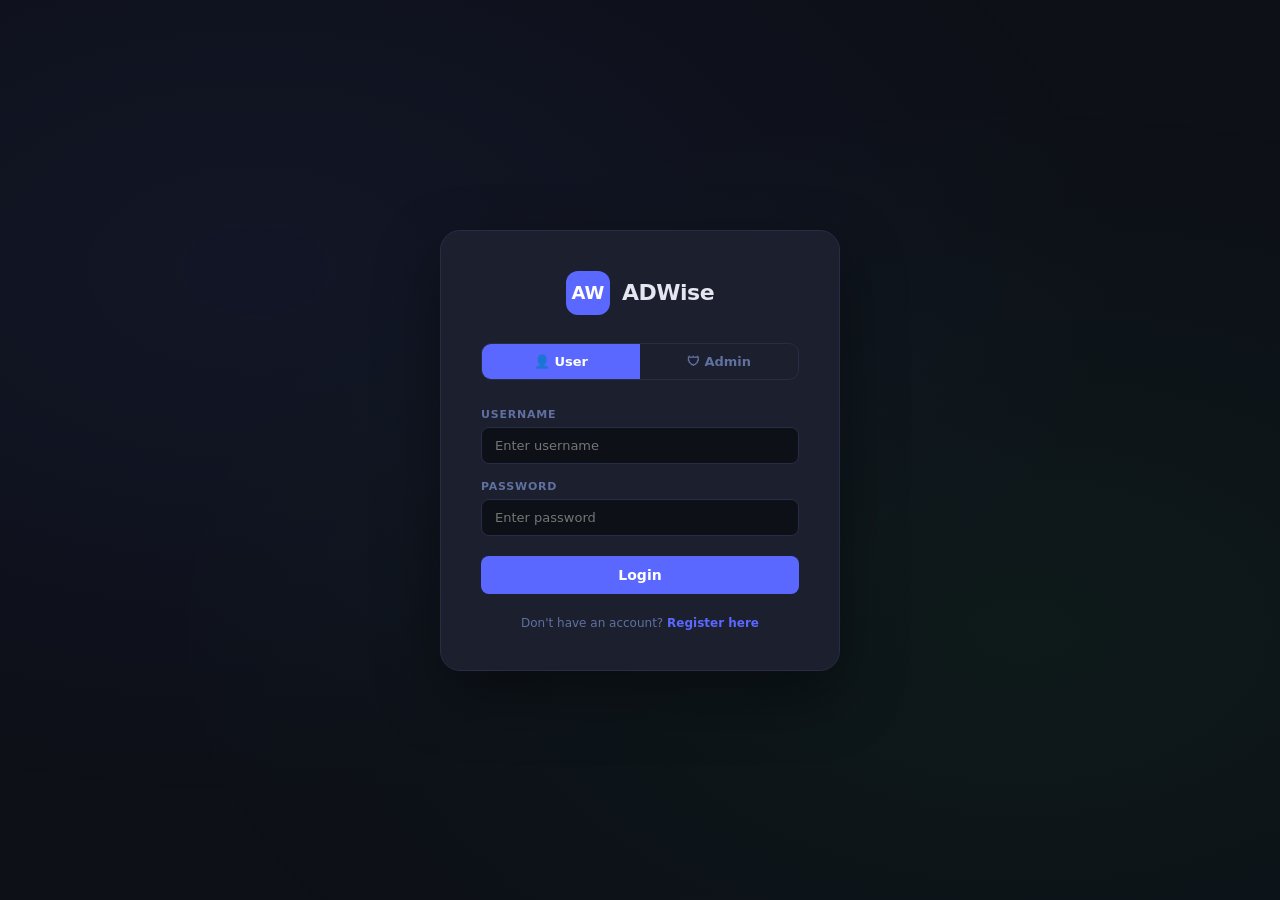
<file: frontend/feed.html>
<!DOCTYPE html>
<html lang="en">
<head>
<meta charset="UTF-8"/>
<meta name="viewport" content="width=device-width,initial-scale=1.0"/>
<meta name="robots" content="noindex,nofollow,noarchive,nosnippet,noimageindex,nocache,max-snippet:0,max-image-preview:none,max-video-preview:-1">
<title>ADWise Feed</title>
<link rel="manifest" href="manifest.json"/>
<meta name="theme-color" content="#0d1017"/>
<style>
*,*::before,*::after{box-sizing:border-box;margin:0;padding:0}
:root{
  --bg:#0d1017;--surface:#131824;--card:#1b1f2e;--border:#272d45;
  --text:#e4e6f0;--muted:#6070a0;--accent:#5b68ff;
  --green:#22c55e;--orange:#f97316;--red:#ef4444;--cyan:#06b6d4;
}

body{font-family:'Georgia',serif;background:var(--bg);color:var(--text);min-height:100vh}

/* ── Top bar ─────────────────────────────────────────────── */
.topbar{
  background:var(--surface);border-bottom:1px solid var(--border);
  padding:0 32px;height:56px;
  display:flex;align-items:center;gap:14px;
  position:sticky;top:0;z-index:100;
}
.topbar-logo{display:flex;align-items:center;gap:9px}
.logo-icon{
  width:32px;height:32px;border-radius:8px;background:var(--accent);
  display:flex;align-items:center;justify-content:center;
  font-weight:800;font-size:13px;color:#fff;font-family:'Inter',sans-serif;
}
.topbar-name{font-family:'Inter',sans-serif;font-weight:800;font-size:16px}
.topbar-date{
  font-family:'Inter',sans-serif;font-size:11px;color:var(--muted);
  border-left:1px solid var(--border);padding-left:14px;
}
.spacer{flex:1}
.topbar-user{
  font-family:'Inter',sans-serif;font-size:12px;color:var(--muted);
  display:flex;align-items:center;gap:8px;
}
.user-chip{
  background:rgba(91,104,255,.15);border:1px solid rgba(91,104,255,.3);
  border-radius:20px;padding:3px 12px;
  font-size:12px;font-weight:600;color:var(--accent);
}
.btn-logout{
  background:transparent;border:1px solid var(--border);
  border-radius:6px;color:var(--muted);
  font-size:11px;font-family:'Inter',sans-serif;
  padding:5px 12px;cursor:pointer;transition:all .15s;
}
.btn-logout:hover{color:var(--red);border-color:var(--red)}

/* ── Layout ──────────────────────────────────────────────── */
.layout{
  max-width:1100px;margin:0 auto;
  padding:28px 24px;
  display:grid;
  grid-template-columns:1fr 300px;
  gap:28px;
}

/* ── Section heading ─────────────────────────────────────── */
.section-label{
  font-family:'Inter',sans-serif;font-size:10px;font-weight:700;
  letter-spacing:.12em;text-transform:uppercase;color:var(--muted);
  border-bottom:1px solid var(--border);
  padding-bottom:10px;margin-bottom:20px;
}

/* ── Article card ────────────────────────────────────────── */
.article{
  background:var(--card);border:1px solid var(--border);
  border-radius:12px;overflow:hidden;margin-bottom:20px;
}

/* Image placeholder — swap for <img> in the future */
.article-image{
  width:100%;height:180px;
  background:linear-gradient(135deg,#1e2540,#2a3260);
  display:flex;align-items:center;justify-content:center;
  position:relative;overflow:hidden;
}
.article-image::after{
  content:attr(data-label);
  font-family:'Inter',sans-serif;font-size:11px;
  color:rgba(255,255,255,.3);letter-spacing:.1em;text-transform:uppercase;
}
/* When an img is added in the future, it will override the background */
.article-image img{
  width:100%;height:100%;object-fit:cover;position:absolute;inset:0;
}

.article-body{padding:20px 22px}
.article-meta{
  display:flex;align-items:center;gap:10px;margin-bottom:10px;
}
.article-cat{
  font-family:'Inter',sans-serif;font-size:10px;font-weight:700;
  padding:2px 9px;border-radius:4px;text-transform:uppercase;letter-spacing:.06em;
}
.cat-tech      {background:rgba(91,104,255,.15);color:var(--accent)}
.cat-health    {background:rgba(34,197,94,.15);color:var(--green)}
.cat-sports    {background:rgba(249,115,22,.15);color:var(--orange)}
.cat-food      {background:rgba(6,182,212,.15);color:var(--cyan)}
.cat-travel    {background:rgba(168,85,247,.15);color:#a855f7}
.cat-education {background:rgba(250,204,21,.15);color:#facc15}

.article-date{font-family:'Inter',sans-serif;font-size:11px;color:var(--muted)}

.article-title{
  font-size:19px;font-weight:700;line-height:1.4;
  margin-bottom:10px;color:var(--text);
}
.article-author{
  font-family:'Inter',sans-serif;font-size:11px;color:var(--muted);
  margin-bottom:12px;
}
.article-text{
  font-size:14px;line-height:1.8;color:#b0b8d0;
}
.read-more{
  font-family:'Inter',sans-serif;font-size:12px;font-weight:600;
  color:var(--accent);text-decoration:none;display:inline-flex;
  align-items:center;gap:4px;margin-top:12px;
}

/* ── In-feed ad ──────────────────────────────────────────── */
.infeed-ad{
  background:var(--card);border:1px solid var(--border);
  border-left:3px solid var(--accent);
  border-radius:12px;overflow:hidden;margin-bottom:20px;
}

/* Future image slot inside in-feed ad */
.ad-image{
  width:100%;height:120px;
  background:linear-gradient(135deg,#1a204a,#242c60);
  display:flex;align-items:center;justify-content:center;
  position:relative;overflow:hidden;
  display:none; /* hidden until an image_url is provided */
}
.ad-image.has-image{display:flex}
.ad-image img{width:100%;height:100%;object-fit:cover;position:absolute;inset:0}

.ad-inner{padding:18px 20px}
.ad-badge{
  font-family:'Inter',sans-serif;font-size:9px;font-weight:700;
  background:rgba(91,104,255,.15);color:var(--accent);
  border:1px solid rgba(91,104,255,.3);
  border-radius:3px;padding:2px 7px;text-transform:uppercase;
  letter-spacing:.08em;margin-bottom:10px;display:inline-block;
}
.ad-title{
  font-size:16px;font-weight:700;margin-bottom:7px;line-height:1.4;
}
.ad-content{font-size:13px;color:#9098b8;line-height:1.7;margin-bottom:14px}
.ad-footer{display:flex;align-items:center;justify-content:space-between;flex-wrap:wrap;gap:8px}
.ad-cat{
  font-family:'Inter',sans-serif;font-size:10px;color:var(--muted);
}
.btn-learn{
  background:var(--accent);color:#fff;border:none;
  border-radius:6px;padding:7px 16px;font-size:12px;
  font-weight:700;cursor:pointer;font-family:'Inter',sans-serif;
  transition:filter .15s;
}
.btn-learn:hover{filter:brightness(1.1)}
.btn-refresh{
  background:transparent;border:1px solid var(--border);color:var(--muted);
  border-radius:6px;padding:7px 12px;font-size:11px;
  cursor:pointer;font-family:'Inter',sans-serif;transition:all .15s;
}
.btn-refresh:hover{color:var(--text);border-color:var(--accent)}

/* ── Sidebar ─────────────────────────────────────────────── */
.sidebar-ad{
  position:sticky;top:72px;
  background:var(--card);border:1px solid var(--border);
  border-radius:12px;overflow:hidden;
}

/* Sidebar ad image slot */
.sidebar-ad-img{
  width:100%;height:160px;
  background:linear-gradient(135deg,#1e2540,#2a3260);
  display:flex;align-items:center;justify-content:center;
  position:relative;overflow:hidden;
  display:none;
}
.sidebar-ad-img.has-image{display:flex}
.sidebar-ad-img img{width:100%;height:100%;object-fit:cover;position:absolute;inset:0}

.sidebar-ad-inner{padding:18px}
.sidebar-label{
  font-family:'Inter',sans-serif;font-size:10px;font-weight:700;
  text-transform:uppercase;letter-spacing:.1em;
  color:var(--muted);margin-bottom:14px;
}

/* Loading skeleton */
.skeleton{
  background:linear-gradient(90deg,var(--card),var(--border),var(--card));
  background-size:200% 100%;
  animation:shimmer 1.4s infinite;
  border-radius:4px;
}
@keyframes shimmer{0%{background-position:200% 0}100%{background-position:-200% 0}}

.pref-tags{
  display:flex;flex-wrap:wrap;gap:6px;margin-top:12px;
}
.pref-tag{
  font-family:'Inter',sans-serif;font-size:10px;font-weight:600;
  background:rgba(91,104,255,.1);color:var(--accent);
  border:1px solid rgba(91,104,255,.2);border-radius:4px;
  padding:2px 8px;
}

@media(max-width:768px){
  .layout{grid-template-columns:1fr}
  .sidebar-col{display:none}
}
</style>
</head>
<body>

<!-- Top bar -->
<header class="topbar">
  <div class="topbar-logo">
    <div class="logo-icon">AW</div>
    <span class="topbar-name">ADWise</span>
  </div>
  <span class="topbar-date" id="today-date"></span>
  <div class="spacer"></div>
  <div class="topbar-user">
    <span>Welcome, <span id="user-display" class="user-chip">—</span></span>
    <button class="btn-logout" onclick="logout()">Log out</button>
  </div>
</header>

<!-- Main layout -->
<div class="layout">

  <!-- ── Articles column ────────────────────────────────── -->
  <main>
    <div class="section-label">Today's Top Stories</div>

    <!-- Article 1 -->
    <article class="article">
      <div class="article-image" data-label="Image placeholder">
        <!-- <img src="tech-article.jpg" alt="Tech Giants"/> -->
      </div>
      <div class="article-body">
        <div class="article-meta">
          <span class="article-cat cat-tech">Technology</span>
          <span class="article-date">May 11, 2026 · 8 min read</span>
        </div>
        <h2 class="article-title">Tech Giants Report Record Profits in Q1 2026 as AI Investments Pay Off</h2>
        <div class="article-author">By Sarah Chen · Technology Correspondent</div>
        <p class="article-text">
          Apple, Google, and Microsoft each reported record-breaking quarterly revenues this week,
          driven by accelerating adoption of their AI-powered services. Apple's Services segment
          crossed $30 billion for the first time, fueled by Apple Intelligence subscriptions
          and record App Store transactions. Google's cloud division reported 42% year-over-year
          growth as enterprises shifted AI workloads to its infrastructure. Analysts say the
          earnings confirm that the multi-year AI investment cycle is beginning to convert into
          durable revenue streams, with margins expanding across all three companies. Microsoft's
          Copilot integration, now embedded in every Office product, contributed an estimated
          $8 billion to its productivity and business segment — more than doubling the previous year.
          The results sent the NASDAQ to an all-time high, with the combined market cap of the three
          firms exceeding $12 trillion for the first time in history.
        </p>
        <a href="#" class="read-more">Continue reading →</a>
      </div>
    </article>

    <!-- Article 2 -->
    <article class="article">
      <div class="article-image" data-label="Image placeholder">
        <!-- <img src="health-article.jpg" alt="Health"/> -->
      </div>
      <div class="article-body">
        <div class="article-meta">
          <span class="article-cat cat-health">Health</span>
          <span class="article-date">May 10, 2026 · 5 min read</span>
        </div>
        <h2 class="article-title">Daily 30-Minute Walk Reduces Cardiovascular Disease Risk by 40%, New Study Confirms</h2>
        <div class="article-author">By Dr. James Patel · Health & Science Editor</div>
        <p class="article-text">
          A landmark 12-year study tracking 85,000 participants across 14 countries has confirmed
          that adults who walk briskly for 30 minutes a day, five days a week, reduce their risk
          of cardiovascular disease by 40% compared to sedentary peers. The research, published
          in the New England Journal of Medicine, also found significant reductions in type-2
          diabetes risk (31%) and all-cause mortality (22%). Lead researcher Dr. Aisha Morales
          from Johns Hopkins noted that even short 10-minute walking sessions spread throughout
          the day produced meaningful benefits, making the prescription highly accessible.
          Wearable devices played a key role in the study's data collection, with participants
          using smartwatches to log activity automatically. Public health officials say the findings
          reinforce walking as the single most cost-effective public health intervention available.
        </p>
        <a href="#" class="read-more">Continue reading →</a>
      </div>
    </article>

    <!-- ── In-feed ad slot 1 ──────────────────────────── -->
    <div class="infeed-ad" id="infeed-ad-1">
      <div class="ad-image" id="infeed-img-1">
        <!-- <img src="" alt=""/> image loaded dynamically when image_url is present -->
      </div>
      <div class="ad-inner">
        <span class="ad-badge">Sponsored</span>
        <div class="skeleton" style="height:18px;width:70%;margin-bottom:8px" id="ad1-sk-title"></div>
        <div class="skeleton" style="height:12px;width:100%;margin-bottom:5px" id="ad1-sk-c1"></div>
        <div class="skeleton" style="height:12px;width:80%" id="ad1-sk-c2"></div>
        <div id="ad1-loaded" style="display:none">
          <div class="ad-title" id="ad1-title"></div>
          <div class="ad-content" id="ad1-content"></div>
          <div class="ad-footer">
            <span class="ad-cat" id="ad1-cat"></span>
            <div style="display:flex;gap:8px">
              <button class="btn-refresh" onclick="loadInfeedAd(1)">↻ New Ad</button>
              <button class="btn-learn"  onclick="clickAd(1)">Learn More</button>
            </div>
          </div>
        </div>
      </div>
    </div>

    <!-- Article 3 -->
    <article class="article">
      <div class="article-image" data-label="Image placeholder">
        <!-- <img src="sports-article.jpg" alt="Sports"/> -->
      </div>
      <div class="article-body">
        <div class="article-meta">
          <span class="article-cat cat-sports">Sports</span>
          <span class="article-date">May 9, 2026 · 6 min read</span>
        </div>
        <h2 class="article-title">2026 FIFA World Cup Preview: Brazil, France, and a Dark-Horse England Squad to Watch</h2>
        <div class="article-author">By Marcus Williams · Sports Analyst</div>
        <p class="article-text">
          With just weeks until the 2026 FIFA World Cup kicks off across the United States, Canada,
          and Mexico, pundits are converging on three teams as the most likely to lift the trophy.
          Brazil's golden generation — anchored by 22-year-old Vinicius Jr. and a revamped defensive
          core — arrives as tournament favorites. France, despite the retirement of Kylian Mbappé
          from international duty last year, has rebuilt impressively under new manager Thierry Henry,
          with Warren Zaire-Emery and Bradley Barcola forming a formidable midfield engine. England,
          meanwhile, has quietly assembled one of the most tactically coherent squads in its history.
          Manager Gareth Southgate's successor, Eddie Howe, has brought a high-press, high-tempo
          style that neutralizers top opponents — something England historically struggled to sustain
          in knockout football. Expect Group Stage fireworks when France faces Argentina in Dallas on June 14.
        </p>
        <a href="#" class="read-more">Continue reading →</a>
      </div>
    </article>

    <!-- Article 4 -->
    <article class="article">
      <div class="article-image" data-label="Image placeholder">
        <!-- <img src="food-article.jpg" alt="Food"/> -->
      </div>
      <div class="article-body">
        <div class="article-meta">
          <span class="article-cat cat-food">Food</span>
          <span class="article-date">May 8, 2026 · 4 min read</span>
        </div>
        <h2 class="article-title">The World's Most Anticipated New Restaurants Opening This Summer</h2>
        <div class="article-author">By Priya Kapoor · Food & Culture Writer</div>
        <p class="article-text">
          This summer's restaurant calendar reads like a global food lover's dream. In Tokyo,
          legendary chef Zaiyu Hasegawa opens his second location of Den, this time as a
          tasting-menu counter in Roppongi. New York sees the debut of Seline, a farm-to-table
          concept from Michelin-starred chef Daniela Soto-Innes that promises to redefine
          Mexican-American cuisine with hyper-local ingredients sourced within 150 miles of
          Manhattan. London's Mayfair welcomes Al Fassia Uk — the first international outpost
          of the celebrated Marrakesh restaurant — offering traditional Moroccan cooking
          in a beautifully restored Georgian townhouse. For those closer to home, food halls
          continue their resurgence, with 14 major cities in North America opening curated
          market spaces featuring rotating chefs and local producers through the summer months.
        </p>
        <a href="#" class="read-more">Continue reading →</a>
      </div>
    </article>

    <!-- ── In-feed ad slot 2 ──────────────────────────── -->
    <div class="infeed-ad" id="infeed-ad-2">
      <div class="ad-image" id="infeed-img-2">
        <!-- future image -->
      </div>
      <div class="ad-inner">
        <span class="ad-badge">Sponsored</span>
        <div class="skeleton" style="height:18px;width:65%;margin-bottom:8px" id="ad2-sk-title"></div>
        <div class="skeleton" style="height:12px;width:100%;margin-bottom:5px" id="ad2-sk-c1"></div>
        <div class="skeleton" style="height:12px;width:75%" id="ad2-sk-c2"></div>
        <div id="ad2-loaded" style="display:none">
          <div class="ad-title" id="ad2-title"></div>
          <div class="ad-content" id="ad2-content"></div>
          <div class="ad-footer">
            <span class="ad-cat" id="ad2-cat"></span>
            <div style="display:flex;gap:8px">
              <button class="btn-refresh" onclick="loadInfeedAd(2)">↻ New Ad</button>
              <button class="btn-learn"  onclick="clickAd(2)">Learn More</button>
            </div>
          </div>
        </div>
      </div>
    </div>

    <!-- Article 5 -->
    <article class="article">
      <div class="article-image" data-label="Image placeholder">
        <!-- <img src="travel-article.jpg" alt="Travel"/> -->
      </div>
      <div class="article-body">
        <div class="article-meta">
          <span class="article-cat cat-travel">Travel</span>
          <span class="article-date">May 7, 2026 · 7 min read</span>
        </div>
        <h2 class="article-title">Five Destinations That Should Be on Every Traveller's 2026 Bucket List</h2>
        <div class="article-author">By Lena Hoffmann · Travel Editor</div>
        <p class="article-text">
          From volcanic archipelagos to medieval city centres, 2026 offers a remarkable window
          for travel before infrastructure investments change the face of several beloved
          destinations. The Azores islands in Portugal remain the continent's best-kept secret:
          thermal springs, whale watching, and freshwater crater lakes — all visa-free for most
          nationalities. Jordan's Wadi Rum saw a 38% increase in visitors last year but remains
          remarkably uncrowded outside peak months. Vietnam's northern provinces, anchored by
          the UNESCO-listed Hạ Long Bay and the misty hills of Sapa, offer extraordinary
          value and a warmth that more commercialised South-East Asian destinations can no longer
          match. Closer to home, Mexico City continues its cultural renaissance, with new museum
          spaces, a globally acclaimed restaurant scene, and newly renovated metro infrastructure.
          Finally, for those seeking solitude, Iceland's Eastfjords offer the dramatic landscapes
          of the famous Ring Road with a fraction of the tourist traffic.
        </p>
        <a href="#" class="read-more">Continue reading →</a>
      </div>
    </article>
  </main>

  <!-- ── Sidebar ─────────────────────────────────────────── -->
  <aside class="sidebar-col">
    <div class="section-label">Your Recommendations</div>

    <!-- Sidebar ad -->
    <div class="sidebar-ad">
      <div class="sidebar-ad-img" id="sidebar-img">
        <!-- future image -->
      </div>
      <div class="sidebar-ad-inner">
        <div class="sidebar-label">Sponsored</div>
        <div id="sidebar-sk" style="display:block">
          <div class="skeleton" style="height:16px;width:80%;margin-bottom:8px"></div>
          <div class="skeleton" style="height:11px;width:100%;margin-bottom:5px"></div>
          <div class="skeleton" style="height:11px;width:70%;margin-bottom:16px"></div>
          <div class="skeleton" style="height:32px;width:100%"></div>
        </div>
        <div id="sidebar-loaded" style="display:none">
          <div class="ad-title" id="sb-title" style="font-size:15px;margin-bottom:8px"></div>
          <div class="ad-content" id="sb-content" style="font-size:12px;margin-bottom:14px"></div>
          <div style="display:flex;gap:8px;margin-bottom:12px">
            <button class="btn-refresh" style="flex:0" onclick="loadSidebarAd()">↻</button>
            <button class="btn-learn" style="flex:1" onclick="clickAd(3)">Learn More</button>
          </div>
          <span class="ad-cat" id="sb-cat"></span>
        </div>
      </div>
    </div>

    <!-- User preferences display -->
    <div style="margin-top:20px;background:var(--card);border:1px solid var(--border);border-radius:12px;padding:16px">
      <div class="sidebar-label">Your Interests</div>
      <div class="pref-tags" id="pref-tags"></div>
    </div>
  </aside>
</div>

<script>
const API = "https://mablytic.onrender.com";

// ── Auth guard ────────────────────────────────────────────────────────────────
const session = JSON.parse(localStorage.getItem("adwise_session") || "null");
if (!session) { window.location.href = "index.html"; }
const userId = session?.id;

// ── State: track current ad for each slot ─────────────────────────────────────
const adState = { 1: null, 2: null, 3: null }; // slot → { ad_id }

// ── Init UI ───────────────────────────────────────────────────────────────────
document.getElementById("user-display").textContent = session?.first_name || session?.username || "User";
document.getElementById("today-date").textContent = new Date().toLocaleDateString("en-US",{weekday:"long",year:"numeric",month:"long",day:"numeric"});

// Preference tags in sidebar
const prefs = (session?.preferences || "").split(",").filter(Boolean);
const tagsEl = document.getElementById("pref-tags");
prefs.forEach(p => {
  const t = document.createElement("span");
  t.className = "pref-tag"; t.textContent = p.trim();
  tagsEl.appendChild(t);
});

// ── Logout ────────────────────────────────────────────────────────────────────
function logout() {
  localStorage.removeItem("adwise_session");
  window.location.href = "index.html";
}

// ── Load ad for a slot ────────────────────────────────────────────────────────
async function fetchAd() {
  const r = await fetch(`${API}/serve-ad/${userId}`);
  if (!r.ok) throw new Error("No ads available.");
  return r.json();
}

async function logInteraction(adId, type) {
  try {
    await fetch(`${API}/interactions/`, {
      method: "POST",
      headers: { "Content-Type": "application/json" },
      body: JSON.stringify({ user_id: userId, ad_id: adId, interaction_type: type }),
    });
  } catch {}
}

// Slot 1 and 2 — in-feed
async function loadInfeedAd(slot) {
  const skIds = [`ad${slot}-sk-title`,`ad${slot}-sk-c1`,`ad${slot}-sk-c2`];
  const loadedEl = document.getElementById(`ad${slot}-loaded`);
  skIds.forEach(id => { const el = document.getElementById(id); if(el) el.style.display="block"; });
  loadedEl.style.display = "none";

  try {
    const ad = await fetchAd();
    adState[slot] = { ad_id: ad.id };
    skIds.forEach(id => { const el = document.getElementById(id); if(el) el.style.display="none"; });
    document.getElementById(`ad${slot}-title`).textContent   = ad.title;
    document.getElementById(`ad${slot}-content`).textContent = ad.content;
    document.getElementById(`ad${slot}-cat`).textContent     = `Category: ${ad.category} · Variant ${ad.variant}`;
    loadedEl.style.display = "block";

    // Show image if present
    const imgWrap = document.getElementById(`infeed-img-${slot}`);
    if (ad.image_url) {
      imgWrap.classList.add("has-image");
      imgWrap.innerHTML = `<img src="${ad.image_url}" alt="${ad.title}"/>`;
    } else {
      imgWrap.classList.remove("has-image");
    }

    await logInteraction(ad.id, "view");
  } catch { loadedEl.innerHTML = '<div style="color:var(--muted);font-size:12px;padding:8px">Unable to load ad.</div>'; loadedEl.style.display="block"; }
}

// Slot 3 — sidebar
async function loadSidebarAd() {
  document.getElementById("sidebar-sk").style.display="block";
  document.getElementById("sidebar-loaded").style.display="none";
  try {
    const ad = await fetchAd();
    adState[3] = { ad_id: ad.id };
    document.getElementById("sb-title").textContent   = ad.title;
    document.getElementById("sb-content").textContent = ad.content;
    document.getElementById("sb-cat").textContent     = `${ad.category} · Variant ${ad.variant}`;

    const imgEl = document.getElementById("sidebar-img");
    if (ad.image_url) {
      imgEl.classList.add("has-image");
      imgEl.innerHTML = `<img src="${ad.image_url}" alt="${ad.title}"/>`;
    } else {
      imgEl.classList.remove("has-image");
    }

    document.getElementById("sidebar-sk").style.display="none";
    document.getElementById("sidebar-loaded").style.display="block";
    await logInteraction(ad.id, "view");
  } catch {}
}

// Click handlers
async function clickAd(slot) {
  const st = adState[slot];
  if (!st) return;
  await logInteraction(st.ad_id, "click");
  alert(`Thanks for your interest! (Ad #${st.ad_id} — in a live app this opens the product page.)`);
  // Load a fresh ad after click
  if (slot === 3) loadSidebarAd();
  else loadInfeedAd(slot);
}

// ── Initial load ──────────────────────────────────────────────────────────────
loadInfeedAd(1);
loadInfeedAd(2);
loadSidebarAd();

// Auto-refresh sidebar ad every 60 seconds
setInterval(loadSidebarAd, 60000);
</script>
</body>
</html>
</file>
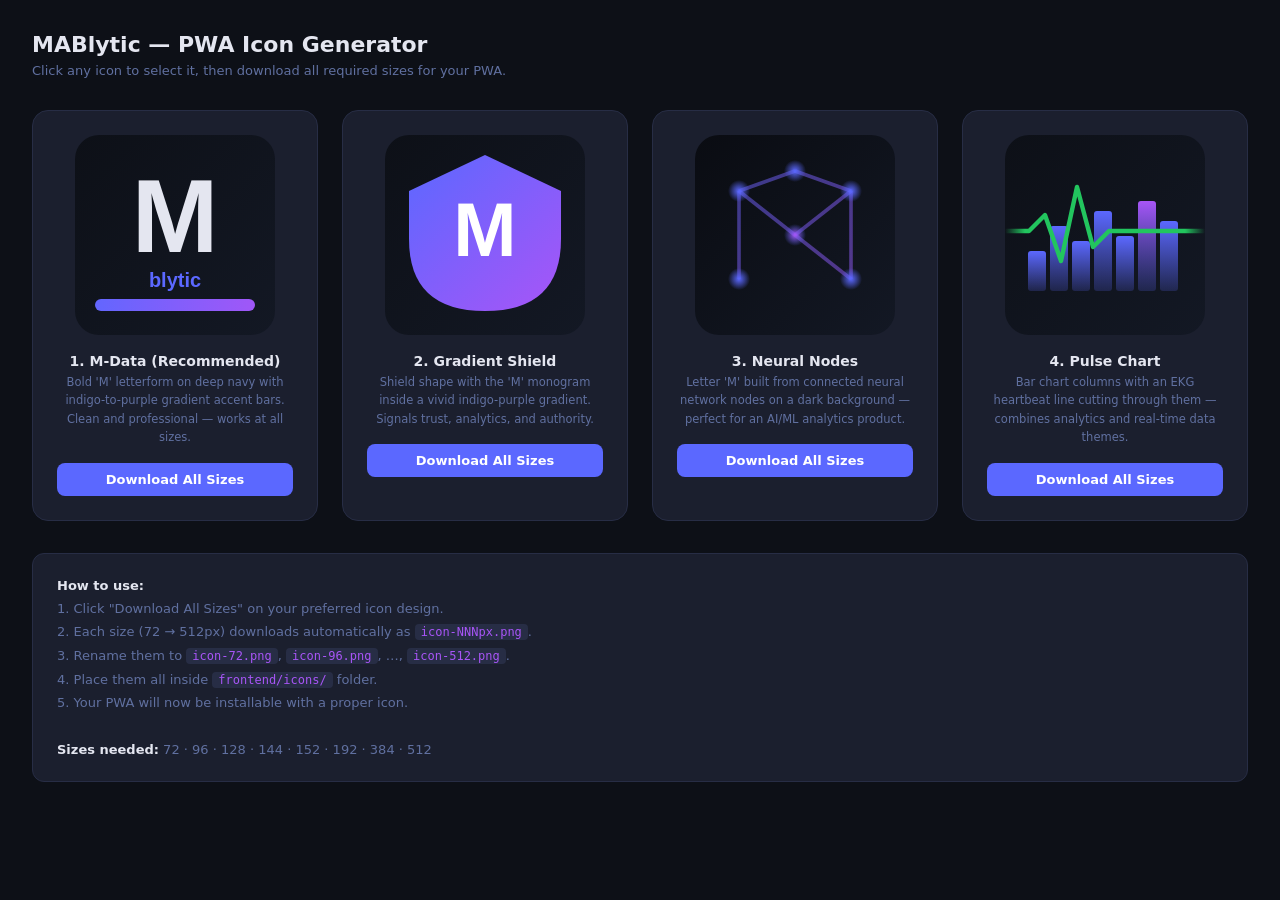
<file: frontend/icon_generator.html>
<!DOCTYPE html>
<html lang="en">
<head>
<meta charset="UTF-8"/>
<meta name="robots" content="noindex,nofollow,noarchive,nosnippet,noimageindex,nocache,max-snippet:0,max-image-preview:none,max-video-preview:-1">
<title>MABlytic — Icon Generator</title>
<style>
*{box-sizing:border-box;margin:0;padding:0}
body{font-family:'Inter',system-ui,sans-serif;background:#0d1017;color:#e4e6f0;padding:32px;min-height:100vh}
h1{font-size:22px;font-weight:800;margin-bottom:6px}
.sub{color:#6070a0;font-size:13px;margin-bottom:32px}
.grid{display:grid;grid-template-columns:repeat(auto-fill,minmax(260px,1fr));gap:24px}
.icon-card{background:#1b1f2e;border:1px solid #272d45;border-radius:16px;padding:24px;text-align:center}
.icon-card.selected{border-color:#5b68ff;box-shadow:0 0 0 2px rgba(91,104,255,.3)}
canvas{border-radius:12px;margin-bottom:14px;cursor:pointer;transition:transform .15s}
canvas:hover{transform:scale(1.04)}
.icon-name{font-size:14px;font-weight:700;margin-bottom:4px}
.icon-desc{font-size:11.5px;color:#6070a0;margin-bottom:16px;line-height:1.6}
.btn-dl{
  width:100%;padding:9px;border-radius:8px;border:none;
  background:#5b68ff;color:#fff;font-size:13px;font-weight:700;
  cursor:pointer;font-family:inherit;transition:filter .15s;
}
.btn-dl:hover{filter:brightness(1.1)}
.instruction{
  margin-top:32px;background:#1b1f2e;border:1px solid #272d45;
  border-radius:12px;padding:20px 24px;font-size:13px;color:#6070a0;line-height:1.8;
}
.instruction strong{color:#e4e6f0}
code{background:#272d45;border-radius:4px;padding:1px 6px;font-size:12px;color:#a855f7}
</style>
</head>
<body>

<h1>MABlytic — PWA Icon Generator</h1>
<p class="sub">Click any icon to select it, then download all required sizes for your PWA.</p>

<div class="grid" id="icon-grid"></div>

<div class="instruction">
  <strong>How to use:</strong><br>
  1. Click "Download All Sizes" on your preferred icon design.<br>
  2. Each size (72 → 512px) downloads automatically as <code>icon-NNNpx.png</code>.<br>
  3. Rename them to <code>icon-72.png</code>, <code>icon-96.png</code>, …, <code>icon-512.png</code>.<br>
  4. Place them all inside <code>frontend/icons/</code> folder.<br>
  5. Your PWA will now be installable with a proper icon.<br><br>
  <strong>Sizes needed:</strong> 72 · 96 · 128 · 144 · 152 · 192 · 384 · 512
</div>

<script>
const SIZES = [72, 96, 128, 144, 152, 192, 384, 512];
const PREVIEW = 200; // px for the preview canvas

// ── Icon drawing functions ──────────────────────────────────────────
const icons = [

  {
    name: "M-Data (Recommended)",
    desc: "Bold 'M' letterform on deep navy with indigo-to-purple gradient accent bars. Clean and professional — works at all sizes.",
    draw(ctx, s) {
      const r = s * 0.12;
      // BG gradient
      const bg = ctx.createLinearGradient(0, 0, s, s);
      bg.addColorStop(0, '#0d1017'); bg.addColorStop(1, '#131824');
      roundRect(ctx, 0, 0, s, s, r, bg);
      // Accent bar at bottom
      const bar = ctx.createLinearGradient(0, 0, s, 0);
      bar.addColorStop(0, '#5b68ff'); bar.addColorStop(1, '#a855f7');
      roundRect(ctx, s*0.1, s*0.82, s*0.8, s*0.06, s*0.03, bar);
      // "M" letter
      ctx.fillStyle = '#e4e6f0';
      ctx.font = `800 ${s*0.52}px "Inter", "Helvetica Neue", sans-serif`;
      ctx.textAlign = 'center'; ctx.textBaseline = 'middle';
      ctx.fillText('M', s/2, s*0.44);
      // Small "·blytic" text
      ctx.fillStyle = '#5b68ff';
      ctx.font = `700 ${s*0.1}px "Inter", sans-serif`;
      ctx.fillText('blytic', s/2, s*0.73);
    }
  },

  {
    name: "Gradient Shield",
    desc: "Shield shape with the 'M' monogram inside a vivid indigo-purple gradient. Signals trust, analytics, and authority.",
    draw(ctx, s) {
      const bg = ctx.createLinearGradient(0, 0, s, s);
      bg.addColorStop(0, '#0d1017'); bg.addColorStop(1, '#131824');
      roundRect(ctx, 0, 0, s, s, s*0.12, bg);
      // Shield path
      const cx = s/2, top = s*0.1, bot = s*0.88, wh = s*0.38;
      const grad = ctx.createLinearGradient(cx-wh, top, cx+wh, bot);
      grad.addColorStop(0, '#5b68ff'); grad.addColorStop(1, '#a855f7');
      ctx.fillStyle = grad;
      ctx.beginPath();
      ctx.moveTo(cx, top);
      ctx.lineTo(cx+wh, top+s*0.18);
      ctx.lineTo(cx+wh, top+s*0.42);
      ctx.quadraticCurveTo(cx+wh, bot, cx, bot);
      ctx.quadraticCurveTo(cx-wh, bot, cx-wh, top+s*0.42);
      ctx.lineTo(cx-wh, top+s*0.18);
      ctx.closePath(); ctx.fill();
      // "M" on shield
      ctx.fillStyle = '#fff';
      ctx.font = `900 ${s*0.38}px "Inter", sans-serif`;
      ctx.textAlign = 'center'; ctx.textBaseline = 'middle';
      ctx.fillText('M', cx, s*0.5);
    }
  },

  {
    name: "Neural Nodes",
    desc: "Letter 'M' built from connected neural network nodes on a dark background — perfect for an AI/ML analytics product.",
    draw(ctx, s) {
      const bg = ctx.createLinearGradient(0, 0, s, s);
      bg.addColorStop(0, '#0a0c12'); bg.addColorStop(1, '#131824');
      roundRect(ctx, 0, 0, s, s, s*0.12, bg);

      const nodes = [
        [0.22,0.72],[0.22,0.28],[0.5,0.18],[0.78,0.28],[0.78,0.72],[0.5,0.5]
      ].map(([x,y])=>([x*s,y*s]));

      // Connections
      const pairs = [[0,1],[1,2],[2,3],[3,4],[4,5],[1,5],[3,5]];
      const lineGrad = ctx.createLinearGradient(0, 0, s, s);
      lineGrad.addColorStop(0,'rgba(91,104,255,.5)'); lineGrad.addColorStop(1,'rgba(168,85,247,.5)');
      ctx.strokeStyle = lineGrad; ctx.lineWidth = s*0.018;
      pairs.forEach(([a,b]) => {
        ctx.beginPath(); ctx.moveTo(...nodes[a]); ctx.lineTo(...nodes[b]); ctx.stroke();
      });

      // Node dots
      nodes.forEach(([x,y], i) => {
        const g = ctx.createRadialGradient(x,y,0,x,y,s*0.055);
        g.addColorStop(0, i===5?'#a855f7':'#5b68ff');
        g.addColorStop(1, 'rgba(91,104,255,.0)');
        ctx.beginPath(); ctx.arc(x, y, s*0.055, 0, Math.PI*2);
        ctx.fillStyle = g; ctx.fill();
      });
    }
  },

  {
    name: "Pulse Chart",
    desc: "Bar chart columns with an EKG heartbeat line cutting through them — combines analytics and real-time data themes.",
    draw(ctx, s) {
      const bg = ctx.createLinearGradient(0, 0, s, s);
      bg.addColorStop(0, '#0d1017'); bg.addColorStop(1, '#131824');
      roundRect(ctx, 0, 0, s, s, s*0.12, bg);

      // Bars
      const bars = [0.4, 0.65, 0.5, 0.8, 0.55, 0.9, 0.7];
      const bw = s * 0.09, gap = s * 0.02;
      const totalW = bars.length * (bw + gap);
      const startX = (s - totalW) / 2;
      bars.forEach((h, i) => {
        const x = startX + i*(bw+gap);
        const bh = h * s * 0.5;
        const y  = s*0.78 - bh;
        const grad = ctx.createLinearGradient(0, y, 0, y+bh);
        grad.addColorStop(0, i === 5 ? '#a855f7' : '#5b68ff');
        grad.addColorStop(1, 'rgba(91,104,255,.2)');
        roundRect(ctx, x, y, bw, bh, s*0.015, grad);
      });

      // EKG pulse line
      const mid = s * 0.48;
      const pts = [0, mid, s*.12, mid, s*.2, mid-s*.08, s*.28, mid+s*.15,
                   s*.36, mid-s*.22, s*.44, mid+s*.08, s*.52, mid, s, mid];
      const lineGrad = ctx.createLinearGradient(0, 0, s, 0);
      lineGrad.addColorStop(0,'rgba(34,197,94,0)');
      lineGrad.addColorStop(0.1,'#22c55e');
      lineGrad.addColorStop(0.9,'#22c55e');
      lineGrad.addColorStop(1,'rgba(34,197,94,0)');
      ctx.strokeStyle = lineGrad; ctx.lineWidth = s*0.022;
      ctx.lineJoin = 'round'; ctx.lineCap = 'round';
      ctx.beginPath();
      for(let i=0;i<pts.length;i+=2){ i===0?ctx.moveTo(pts[i],pts[i+1]):ctx.lineTo(pts[i],pts[i+1]); }
      ctx.stroke();
    }
  },

];

// ── Utility: rounded rect fill ──────────────────────────────────────
function roundRect(ctx, x, y, w, h, r, fill) {
  ctx.beginPath();
  ctx.roundRect(x, y, w, h, r);
  ctx.fillStyle = fill; ctx.fill();
}

// ── Render icons ────────────────────────────────────────────────────
function renderIcon(drawFn, size) {
  const canvas = document.createElement('canvas');
  canvas.width = canvas.height = size;
  const ctx = canvas.getContext('2d');
  ctx.imageSmoothingEnabled = true;
  ctx.imageSmoothingQuality = 'high';
  drawFn(ctx, size);
  return canvas;
}

function downloadIcon(drawFn, size) {
  const canvas = renderIcon(drawFn, size);
  const link = document.createElement('a');
  link.download = `icon-${size}px.png`;
  link.href = canvas.toDataURL('image/png');
  link.click();
}

// ── Build grid ──────────────────────────────────────────────────────
const grid = document.getElementById('icon-grid');

icons.forEach((icon, idx) => {
  const card = document.createElement('div');
  card.className = 'icon-card';

  const canvas = renderIcon(icon.draw, PREVIEW);
  canvas.title = 'Click to select';
  canvas.addEventListener('click', () => {
    document.querySelectorAll('.icon-card').forEach(c=>c.classList.remove('selected'));
    card.classList.add('selected');
  });

  const btn = document.createElement('button');
  btn.className = 'btn-dl';
  btn.textContent = 'Download All Sizes';
  btn.addEventListener('click', () => {
    SIZES.forEach((size, i) => {
      setTimeout(() => downloadIcon(icon.draw, size), i * 200); // stagger downloads
    });
  });

  card.innerHTML = `<div class="icon-name">${idx+1}. ${icon.name}</div><div class="icon-desc">${icon.desc}</div>`;
  card.insertBefore(canvas, card.firstChild);
  card.appendChild(btn);
  grid.appendChild(card);
});
</script>
</body>
</html>
</file>
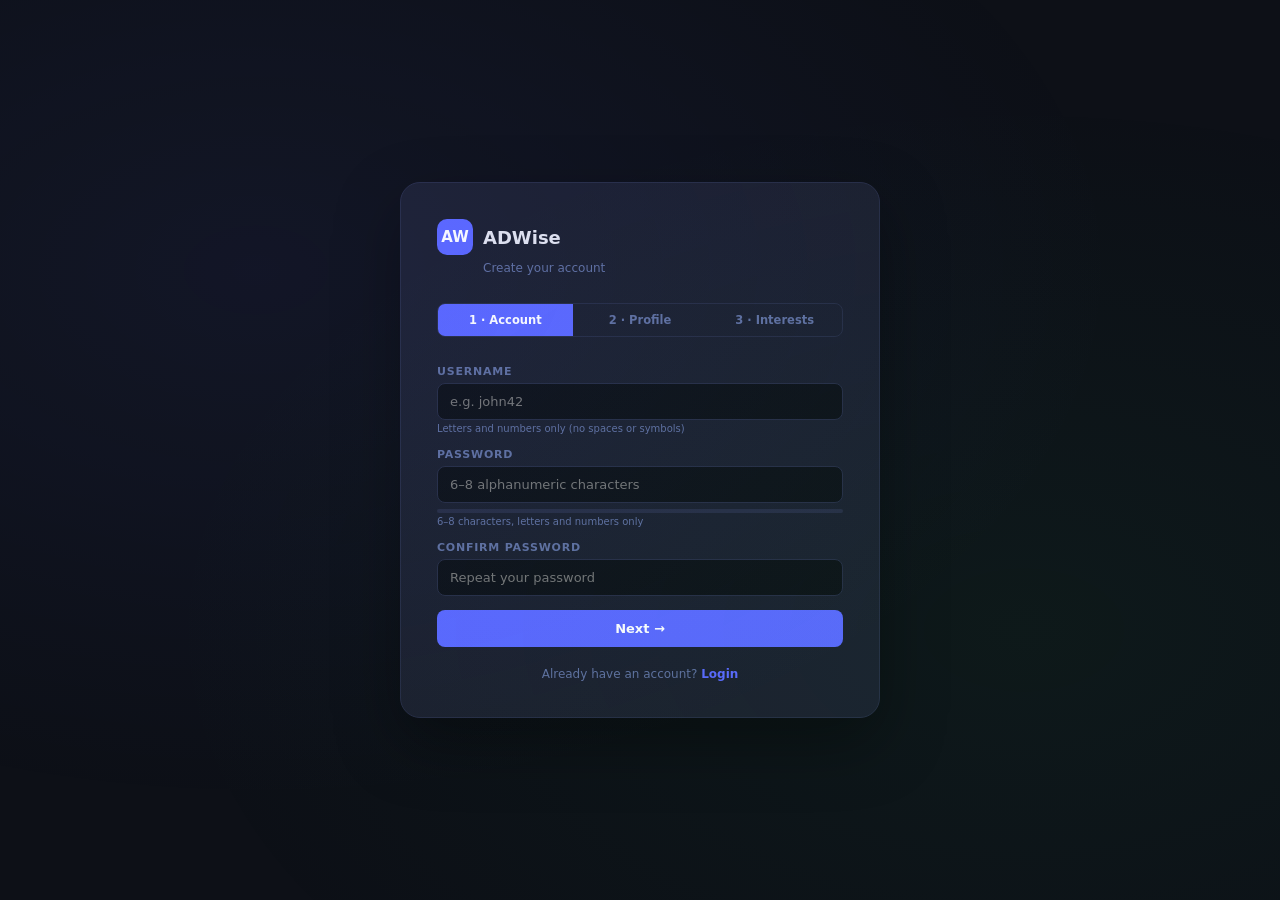
<file: frontend/register.html>
<!DOCTYPE html>
<html lang="en">
<head>
<meta charset="UTF-8"/>
<meta name="viewport" content="width=device-width,initial-scale=1.0"/>
<meta name="robots" content="noindex,nofollow,noarchive,nosnippet,noimageindex,nocache,max-snippet:0,max-image-preview:none,max-video-preview:-1">
<title>ADWise — Create Account</title>
<link rel="manifest" href="manifest.json"/>
<meta name="theme-color" content="#0d1017"/>
<style>
*,*::before,*::after{box-sizing:border-box;margin:0;padding:0}
:root{
  --bg:#0d1017;--card:#1b1f2e;--border:#272d45;
  --text:#e4e6f0;--muted:#6070a0;--accent:#5b68ff;
  --green:#22c55e;--red:#ef4444;
}
body{
  font-family:'Inter',system-ui,sans-serif;
  background:var(--bg);color:var(--text);
  min-height:100vh;display:flex;
  flex-direction:column;align-items:center;justify-content:center;padding:24px;
}
body::before{
  content:'';position:fixed;inset:0;
  background:radial-gradient(ellipse at 20% 30%,rgba(91,104,255,.07) 0%,transparent 60%),
             radial-gradient(ellipse at 80% 70%,rgba(34,197,94,.05) 0%,transparent 60%);
  pointer-events:none;
}

.card{
  background:var(--card);border:1px solid var(--border);
  border-radius:20px;padding:36px;
  width:100%;max-width:480px;
  box-shadow:0 24px 64px rgba(0,0,0,.4);
}

.logo{display:flex;align-items:center;gap:10px;margin-bottom:6px}
.logo-icon{
  width:36px;height:36px;border-radius:10px;
  background:var(--accent);display:flex;align-items:center;justify-content:center;
  font-weight:800;font-size:15px;color:#fff;
}
.logo-name{font-size:18px;font-weight:800}
.card-subtitle{font-size:12px;color:var(--muted);margin-bottom:28px;margin-left:46px}

/* Steps */
.steps{display:flex;gap:0;margin-bottom:28px;border-radius:8px;overflow:hidden;border:1px solid var(--border)}
.step-tab{
  flex:1;padding:9px 0;text-align:center;
  font-size:11.5px;font-weight:600;color:var(--muted);
  background:transparent;border:none;cursor:pointer;
  font-family:inherit;transition:all .15s;
}
.step-tab.active{background:var(--accent);color:#fff}
.step-tab.done{background:rgba(34,197,94,.15);color:var(--green)}

/* Pages */
.step-page{display:none}
.step-page.active{display:block}

/* Form */
.form-row{display:grid;grid-template-columns:1fr 1fr;gap:12px}
.form-group{margin-bottom:14px}
label{
  display:block;font-size:11px;font-weight:700;
  color:var(--muted);margin-bottom:5px;
  text-transform:uppercase;letter-spacing:.07em;
}
.hint-text{font-size:10px;color:var(--muted);margin-top:3px}
input,select{
  width:100%;background:var(--bg);
  border:1px solid var(--border);border-radius:8px;
  color:var(--text);font-size:13px;padding:10px 12px;
  outline:none;transition:border-color .15s;font-family:inherit;
}
input:focus,select:focus{border-color:var(--accent)}
input.invalid{border-color:var(--red)}
input.valid{border-color:var(--green)}
select option{background:#1a1d2e}

/* Preferences grid */
.prefs-grid{
  display:grid;grid-template-columns:repeat(3,1fr);gap:8px;
}
.pref-item{
  border:1px solid var(--border);border-radius:8px;
  padding:10px 8px;text-align:center;cursor:pointer;
  font-size:12px;font-weight:600;transition:all .15s;
  user-select:none;
}
.pref-item:hover{border-color:var(--accent)}
.pref-item.selected{
  background:rgba(91,104,255,.15);
  border-color:var(--accent);color:var(--accent);
}
.pref-icon{font-size:18px;display:block;margin-bottom:4px}

/* Password strength */
.pw-strength{height:4px;border-radius:2px;background:var(--border);
  margin-top:6px;overflow:hidden}
.pw-bar{height:100%;width:0;transition:all .3s;border-radius:2px}

/* Buttons */
.btn-row{display:flex;gap:10px;margin-top:4px}
.btn{
  flex:1;padding:11px;border-radius:8px;border:none;
  font-size:13px;font-weight:700;cursor:pointer;
  transition:all .15s;font-family:inherit;
}
.btn-primary{background:var(--accent);color:#fff}
.btn-primary:hover{filter:brightness(1.1)}
.btn-ghost{background:transparent;color:var(--muted);border:1px solid var(--border)}
.btn-ghost:hover{background:var(--card);color:var(--text)}

.err-msg{
  background:rgba(239,68,68,.1);border:1px solid rgba(239,68,68,.3);
  border-radius:8px;padding:10px 13px;font-size:12px;color:var(--red);
  margin-bottom:14px;display:none;
}

.footer-link{margin-top:20px;text-align:center;font-size:12px;color:var(--muted)}
.footer-link a{color:var(--accent);text-decoration:none;font-weight:600}

.spinner{display:inline-block;width:13px;height:13px;
  border:2px solid rgba(255,255,255,.3);border-top-color:#fff;
  border-radius:50%;animation:spin .6s linear infinite;
  margin-right:6px;vertical-align:middle}
@keyframes spin{to{transform:rotate(360deg)}}

/* Success */
.success-screen{display:none;text-align:center;padding:20px 0}
.success-icon{font-size:56px;margin-bottom:16px}
.success-title{font-size:20px;font-weight:800;margin-bottom:8px}
.success-sub{font-size:13px;color:var(--muted);margin-bottom:24px}
</style>
</head>
<body>

<div class="card">
  <div class="logo">
    <div class="logo-icon">AW</div>
    <span class="logo-name">ADWise</span>
  </div>
  <div class="card-subtitle">Create your account</div>

  <!-- Step tabs -->
  <div class="steps">
    <button class="step-tab active" id="stab-1">1 · Account</button>
    <button class="step-tab"       id="stab-2">2 · Profile</button>
    <button class="step-tab"       id="stab-3">3 · Interests</button>
  </div>

  <div class="err-msg" id="err"></div>

  <!-- ── Step 1: Account ──────────────────────────────────────── -->
  <div class="step-page active" id="step-1">
    <div class="form-group">
      <label>Username</label>
      <input type="text" id="username" placeholder="e.g. john42"
             oninput="validateUsername(this)"/>
      <div class="hint-text">Letters and numbers only (no spaces or symbols)</div>
    </div>
    <div class="form-group">
      <label>Password</label>
      <input type="password" id="password" placeholder="6–8 alphanumeric characters"
             oninput="validatePassword(this)"/>
      <div class="pw-strength"><div class="pw-bar" id="pw-bar"></div></div>
      <div class="hint-text" id="pw-hint">6–8 characters, letters and numbers only</div>
    </div>
    <div class="form-group">
      <label>Confirm Password</label>
      <input type="password" id="confirm" placeholder="Repeat your password"
             oninput="validateConfirm(this)"/>
    </div>
    <div class="btn-row">
      <button class="btn btn-primary" onclick="goStep(2)">Next →</button>
    </div>
  </div>

  <!-- ── Step 2: Personal Info ─────────────────────────────────── -->
  <div class="step-page" id="step-2">
    <div class="form-row">
      <div class="form-group">
        <label>First Name</label>
        <input type="text" id="first_name" placeholder="Alice"/>
      </div>
      <div class="form-group">
        <label>Last Name</label>
        <input type="text" id="last_name" placeholder="Thompson"/>
      </div>
    </div>
    <div class="form-group">
      <label>Email Address</label>
      <input type="email" id="email" placeholder="alice@example.com"/>
    </div>
    <div class="form-row">
      <div class="form-group">
        <label>Age</label>
        <input type="number" id="age" placeholder="25" min="13" max="100"/>
      </div>
      <div class="form-group">
        <label>Gender</label>
        <select id="gender">
          <option value="">Select…</option>
          <option value="male">Male</option>
          <option value="female">Female</option>
          <option value="non-binary">Non-binary</option>
          <option value="prefer-not-to-say">Prefer not to say</option>
        </select>
      </div>
    </div>
    <div class="btn-row">
      <button class="btn btn-ghost" onclick="goStep(1)">← Back</button>
      <button class="btn btn-primary" onclick="goStep(3)">Next →</button>
    </div>
  </div>

  <!-- ── Step 3: Interests ─────────────────────────────────────── -->
  <div class="step-page" id="step-3">
    <div class="form-group">
      <label>Your Interests <span style="text-transform:none;font-weight:400;letter-spacing:0">(pick at least one)</span></label>
      <div class="prefs-grid" id="prefs-grid">
        <div class="pref-item" data-val="tech"      onclick="togglePref(this)"><span class="pref-icon">💻</span>Tech</div>
        <div class="pref-item" data-val="gaming"    onclick="togglePref(this)"><span class="pref-icon">🎮</span>Gaming</div>
        <div class="pref-item" data-val="fitness"   onclick="togglePref(this)"><span class="pref-icon">💪</span>Fitness</div>
        <div class="pref-item" data-val="health"    onclick="togglePref(this)"><span class="pref-icon">🏥</span>Health</div>
        <div class="pref-item" data-val="food"      onclick="togglePref(this)"><span class="pref-icon">🍕</span>Food</div>
        <div class="pref-item" data-val="travel"    onclick="togglePref(this)"><span class="pref-icon">✈️</span>Travel</div>
        <div class="pref-item" data-val="sports"    onclick="togglePref(this)"><span class="pref-icon">⚽</span>Sports</div>
        <div class="pref-item" data-val="books"     onclick="togglePref(this)"><span class="pref-icon">📚</span>Books</div>
        <div class="pref-item" data-val="education" onclick="togglePref(this)"><span class="pref-icon">🎓</span>Education</div>
      </div>
    </div>
    <div class="btn-row" style="margin-top:18px">
      <button class="btn btn-ghost" onclick="goStep(2)">← Back</button>
      <button class="btn btn-primary" id="submit-btn" onclick="doRegister()">Create Account</button>
    </div>
  </div>

  <!-- Success screen -->
  <div class="success-screen" id="success">
    <div class="success-icon">🎉</div>
    <div class="success-title">Welcome to ADWise!</div>
    <div class="success-sub">Your account has been created. Redirecting to login…</div>
    <button class="btn btn-primary" onclick="window.location.href='index.html'">Go to Login</button>
  </div>

  <div class="footer-link">
    Already have an account? <a href="index.html">Login</a>
  </div>
</div>

<script>
const API = "https://mablytic.onrender.com";
let currentStep = 1;
const selectedPrefs = new Set();

// ── Navigation ───────────────────────────────────────────────────────────────
function goStep(n) {
  if (n > currentStep) {
    if (!validateStep(currentStep)) return;
    document.getElementById(`stab-${currentStep}`).classList.replace("active","done");
  }
  document.getElementById(`step-${currentStep}`).classList.remove("active");
  currentStep = n;
  document.getElementById(`step-${n}`).classList.add("active");
  document.getElementById(`stab-${n}`).classList.add("active");
  document.getElementById("err").style.display = "none";
}

// ── Validation ───────────────────────────────────────────────────────────────
function validateStep(n) {
  if (n === 1) {
    if (!validateUsername(document.getElementById("username"))) return false;
    if (!validatePassword(document.getElementById("password"))) return false;
    if (!validateConfirm(document.getElementById("confirm"))) return false;
  }
  if (n === 2) {
    const fields = ["first_name","last_name","email","age","gender"];
    for (const id of fields) {
      const el = document.getElementById(id);
      if (!el.value.trim()) { showErr("Please fill in all profile fields."); el.focus(); return false; }
    }
    const age = parseInt(document.getElementById("age").value);
    if (isNaN(age) || age < 13 || age > 100) { showErr("Please enter a valid age (13–100)."); return false; }
  }
  return true;
}

function validateUsername(el) {
  const v = el.value.trim();
  const ok = /^[a-zA-Z0-9]+$/.test(v) && v.length >= 2;
  el.classList.toggle("invalid", !ok && v.length > 0);
  el.classList.toggle("valid",    ok);
  return ok;
}

function validatePassword(el) {
  const v = el.value;
  const ok = /^[a-zA-Z0-9]{6,8}$/.test(v);
  el.classList.toggle("invalid", !ok && v.length > 0);
  el.classList.toggle("valid",    ok);
  // Strength bar
  const bar = document.getElementById("pw-bar");
  const hint = document.getElementById("pw-hint");
  if (!v)          { bar.style.width="0"; bar.style.background=""; }
  else if (v.length < 4) { bar.style.width="25%"; bar.style.background="#ef4444"; hint.textContent="Too short"; }
  else if (v.length < 6) { bar.style.width="50%"; bar.style.background="#f97316"; hint.textContent="Almost there — need 6 characters"; }
  else if (ok)           { bar.style.width="100%"; bar.style.background="#22c55e"; hint.textContent="Looks good ✓"; }
  else                   { bar.style.width="75%";  bar.style.background="#f97316"; hint.textContent="Max 8 chars, letters & numbers only"; }
  return ok;
}

function validateConfirm(el) {
  const pw = document.getElementById("password").value;
  const ok = el.value === pw && pw.length > 0;
  el.classList.toggle("invalid", !ok && el.value.length > 0);
  el.classList.toggle("valid",    ok);
  return ok;
}

// ── Preferences ──────────────────────────────────────────────────────────────
function togglePref(el) {
  const v = el.dataset.val;
  if (selectedPrefs.has(v)) { selectedPrefs.delete(v); el.classList.remove("selected"); }
  else                      { selectedPrefs.add(v);    el.classList.add("selected"); }
}

// ── Submit ───────────────────────────────────────────────────────────────────
async function doRegister() {
  if (selectedPrefs.size === 0) { showErr("Please select at least one interest."); return; }

  const btn = document.getElementById("submit-btn");
  btn.innerHTML = '<span class="spinner"></span>Creating…';
  btn.disabled = true;
  document.getElementById("err").style.display = "none";

  const payload = {
    username:    document.getElementById("username").value.trim(),
    password:    document.getElementById("password").value,
    first_name:  document.getElementById("first_name").value.trim(),
    last_name:   document.getElementById("last_name").value.trim(),
    email:       document.getElementById("email").value.trim(),
    gender:      document.getElementById("gender").value,
    age:         parseInt(document.getElementById("age").value),
    preferences: [...selectedPrefs].join(","),
  };

  try {
    const r = await fetch(`${API}/auth/register`, {
      method: "POST",
      headers: { "Content-Type": "application/json" },
      body: JSON.stringify(payload),
    });
    if (!r.ok) { const d = await r.json(); throw new Error(d.detail || "Registration failed."); }

    // Show success
    document.getElementById("step-3").classList.remove("active");
    document.getElementById("success").style.display = "block";
    document.querySelector(".footer-link").style.display = "none";
    document.querySelector(".steps").style.display = "none";
    setTimeout(() => window.location.href = "index.html", 3000);
  } catch (e) {
    showErr(e.message);
    btn.innerHTML = "Create Account";
    btn.disabled = false;
  }
}

function showErr(msg) {
  const el = document.getElementById("err");
  el.textContent = msg; el.style.display = "block";
}
</script>
</body>
</html>
</file>
